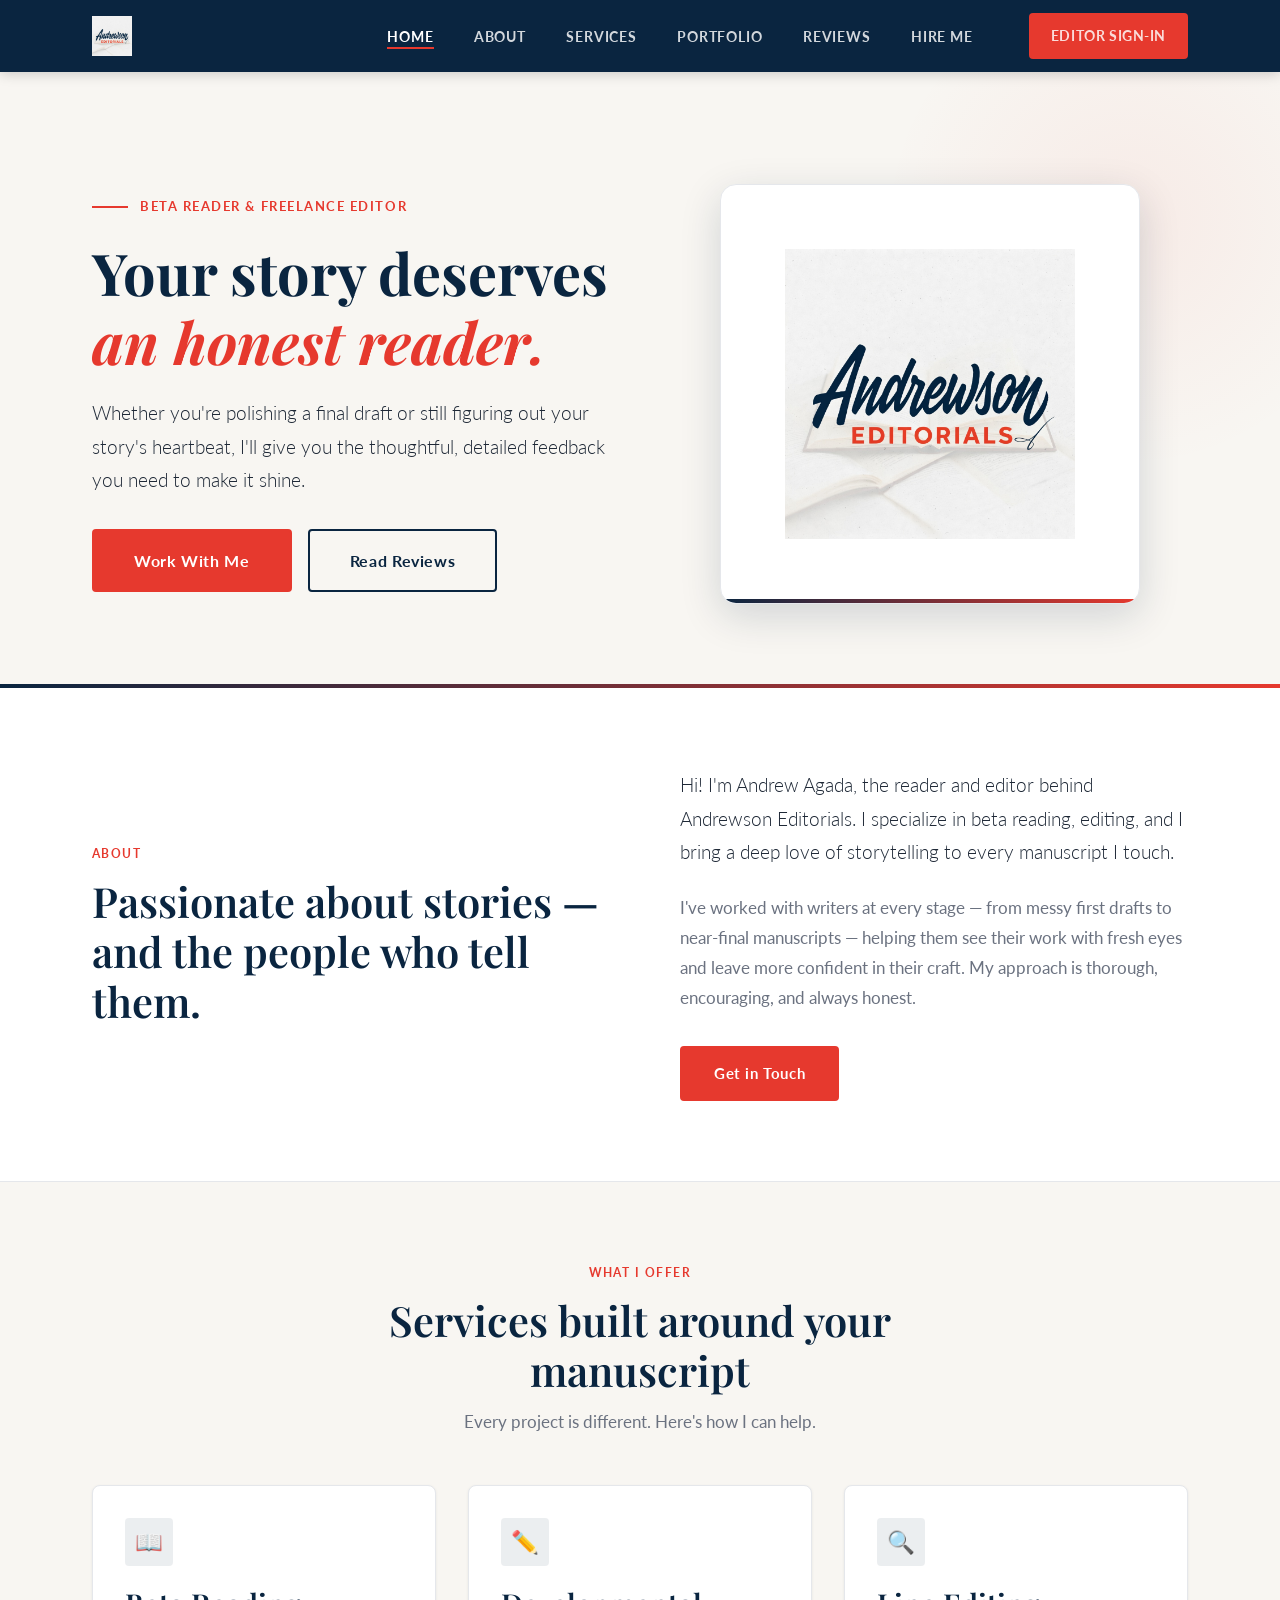
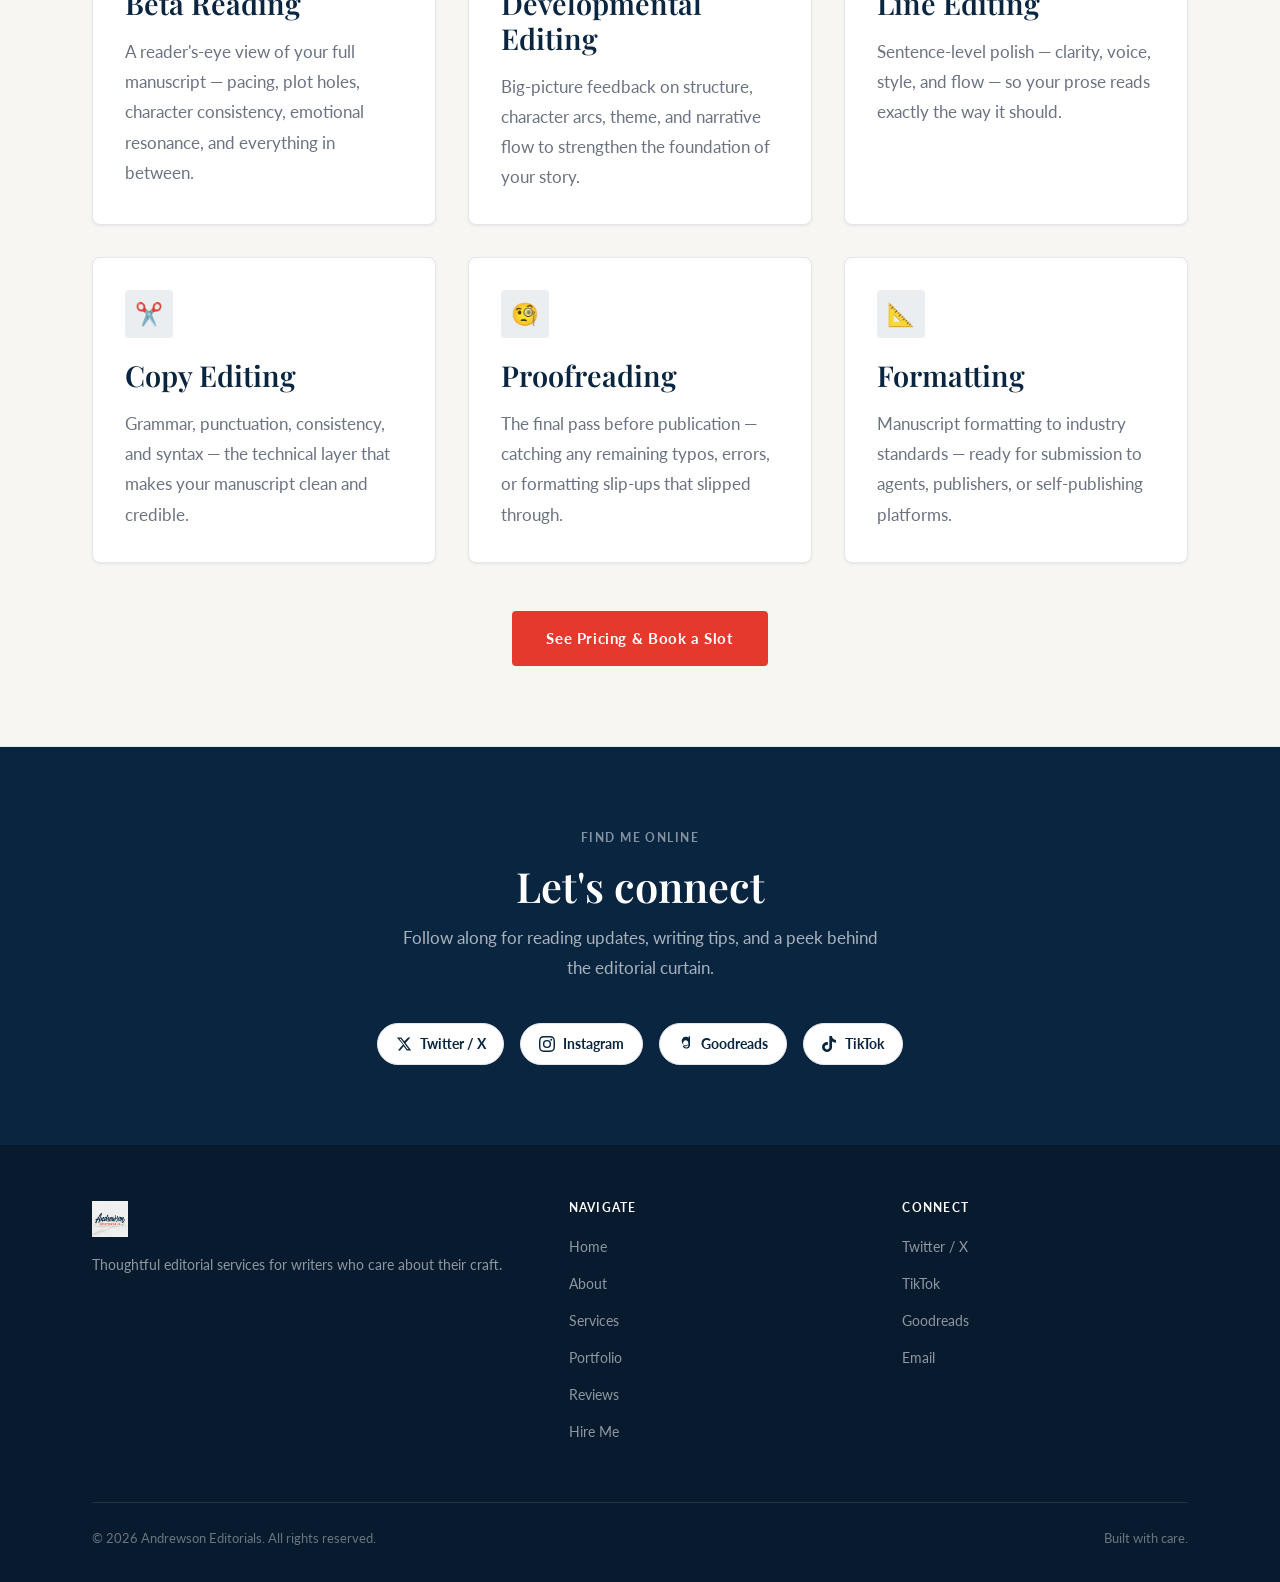
<file: index.html>
<!DOCTYPE html>
<html lang="en">
<head>
    <meta charset="UTF-8" />
    <meta name="viewport" content="width=device-width, initial-scale=1.0" />
    <meta name="description" content="Professional beta reading and freelance editing services. Helping writers tell their stories with clarity, heart, and craft." />
    <link rel="icon" type="image/x-icon" href="favicon.ico" />
    <link rel="icon" type="image/png" sizes="32x32" href="favicon-32x32.png" />
    <title>Andrewson Editorials — Beta Reader & Freelance Editor</title>
    <link rel="stylesheet" href="styles.css" />
</head>
<body>

    <!-- ========== NAVIGATION ========== -->
    <nav class="nav" role="navigation" aria-label="Main navigation">
        <div class="nav__inner">
            <a href="index.html" class="nav__logo" aria-label="Andrewson Editorials Home">
                <img src="andrewson.jpg" alt="Andrewson Editorials" />
            </a>

            <ul class="nav__links" id="navLinks" role="list">
                <li><a href="index.html" class="active">Home</a></li>
                <li><a href="about.html">About</a></li>
                <li><a href="services.html">Services</a></li>
                <li><a href="portfolio.html">Portfolio</a></li>
                <li><a href="reviews.html">Reviews</a></li>
                <li><a href="hire-me.html">Hire Me</a></li>
                <li><a href="login.html" class="nav__cta btn btn-primary" style="padding:0.55rem 1.25rem; letter-spacing:0.04em;">Editor Sign-in</a></li>
            </ul>

            <button class="nav__hamburger" id="hamburger" aria-label="Toggle menu" aria-expanded="false">
                <span></span>
                <span></span>
                <span></span>
            </button>
        </div>
    </nav>

    <!-- ========== HERO ========== -->
    <section class="hero">
        <div class="container">
            <div class="hero__inner">
                <div class="hero__text">
                    <div class="hero__eyebrow animate-fade-up">
                        <span class="hero__eyebrow-line"></span>
                        <span>Beta Reader &amp; Freelance Editor</span>
                    </div>

                    <h1 class="animate-fade-up animate-delay-1">
                        Your story deserves<br />
                        <em>an honest reader.</em>
                    </h1>

                    <p class="lead animate-fade-up animate-delay-2">
                        Whether you're polishing a final draft or still figuring out your
                        story's heartbeat, I'll give you the thoughtful, detailed feedback
                        you need to make it shine.
                    </p>

                    <div class="hero__actions animate-fade-up animate-delay-3">
                        <a href="hire-me.html" class="btn btn-primary btn-lg">Work With Me</a>
                        <a href="reviews.html" class="btn btn-outline btn-lg">Read Reviews</a>
                    </div>
                </div>

                <div class="hero__image animate-fade-up animate-delay-4">
                    <div class="hero__logo-card">
                        <img src="andrewson.jpg" alt="Andrewson Editorials logo" />
                    </div>
                </div>
            </div>
        </div>
    </section>

    <hr class="divider--red" />

    <!-- ========== ABOUT / BIO ========== -->
    <section class="section section--white">
        <div class="container">
            <div class="grid-2" style="align-items:center; gap:5rem;">
                <div>
                    <span class="section-label">About</span>
                    <h2>Passionate about stories — and the people who tell them.</h2>
                </div>
                <div>
                    <p class="lead">
                        <!-- PLACEHOLDER: Replace with real bio copy -->
                        Hi! I'm Andrew Agada, the reader and editor behind Andrewson Editorials. I
                        specialize in beta reading, editing, and I
                        bring a deep love of storytelling to every manuscript I touch.
                    </p>
                    <p class="mt-3" style="color: var(--muted-text);">
                        I've worked with writers at every stage — from messy first drafts
                        to near-final manuscripts — helping them see their work with fresh
                        eyes and leave more confident in their craft. My approach is
                        thorough, encouraging, and always honest.
                    </p>
                    <a href="hire-me.html" class="btn btn-primary mt-4">Get in Touch</a>
                </div>
            </div>
        </div>
    </section>

    <hr class="divider" />

    <!-- ========== SERVICES SNAPSHOT ========== -->
    <section class="section section--cream">
        <div class="container">
            <div class="section-header centered">
                <span class="section-label">What I Offer</span>
                <h2>Services built around your manuscript</h2>
                <p>Every project is different. Here's how I can help.</p>
            </div>

            <div class="grid-3">
                <div class="card">
                    <div class="card__icon">📖</div>
                    <h3>Beta Reading</h3>
                    <p class="mt-2" style="color:var(--muted-text);">
                        A reader's-eye view of your full manuscript — pacing, plot holes,
                        character consistency, emotional resonance, and everything in between.
                    </p>
                </div>

                <div class="card">
                    <div class="card__icon">✏️</div>
                    <h3>Developmental Editing</h3>
                    <p class="mt-2" style="color:var(--muted-text);">
                        Big-picture feedback on structure, character arcs, theme, and
                        narrative flow to strengthen the foundation of your story.
                    </p>
                </div>

                <div class="card">
                    <div class="card__icon">🔍</div>
                    <h3>Line Editing</h3>
                    <p class="mt-2" style="color:var(--muted-text);">
                        Sentence-level polish — clarity, voice, style, and flow — so your
                        prose reads exactly the way it should.
                    </p>
                </div>

                <div class="card">
                    <div class="card__icon">✂️</div>
                    <h3>Copy Editing</h3>
                    <p class="mt-2" style="color:var(--muted-text);">
                        Grammar, punctuation, consistency, and syntax — the technical
                        layer that makes your manuscript clean and credible.
                    </p>
                </div>

                <div class="card">
                    <div class="card__icon">🧐</div>
                    <h3>Proofreading</h3>
                    <p class="mt-2" style="color:var(--muted-text);">
                        The final pass before publication — catching any remaining
                        typos, errors, or formatting slip-ups that slipped through.
                    </p>
                </div>

                <div class="card">
                    <div class="card__icon">📐</div>
                    <h3>Formatting</h3>
                    <p class="mt-2" style="color:var(--muted-text);">
                        Manuscript formatting to industry standards — ready for
                        submission to agents, publishers, or self-publishing platforms.
                    </p>
                </div>
            


        </div>

            <div class="text-center mt-5">
                <a href="hire-me.html" class="btn btn-primary">See Pricing &amp; Book a Slot</a>
            </div>
        </div>
    </section>

    <hr class="divider" />

    <!-- ========== REVIEW SNIPPET ========== -->
    <!-- <section class="section section--white"> COMMENTED OUT FOR NOW - NEEDS FIREBASE INTEGRATION
        <div class="container">
            <div class="section-header centered">
                <span class="section-label">What Writers Say</span>
                <h2>Feedback you can trust</h2>
            </div>

            <div class="grid-3" id="reviewsPreview">
                <!-- Reviews loaded dynamically from Firebase Firestore -->
    <!-- Placeholder cards shown while loading
    <div class="review-card">
        <div class="review-stars">★★★★★</div>
        <p class="review-card__text">
            Working with Andrewson Editorials was exactly what my manuscript
            needed. The feedback was detailed, thoughtful, and helped me see
            my story in a whole new light.
        </p>
        <div class="review-card__author">
            <div class="review-card__author-initial">S</div>
            <div class="review-card__author-info">
                <strong>S. Morgan</strong>
                <span>Fantasy Author</span>
            </div>
        </div>
    </div>

    <div class="review-card">
        <div class="review-stars">★★★★★</div>
        <p class="review-card__text">
            I've worked with several editors, but the attention to detail here
            was unmatched. My characters finally feel like they belong in the
            world I built.
        </p>
        <div class="review-card__author">
            <div class="review-card__author-initial">T</div>
            <div class="review-card__author-info">
                <strong>T. Rivera</strong>
                <span>YA Writer</span>
            </div>
        </div>
    </div>

    <div class="review-card">
        <div class="review-stars">★★★★★</div>
        <p class="review-card__text">
            Kind, constructive, and incredibly thorough. I walked away from
            every feedback session feeling motivated instead of overwhelmed.
        </p>
        <div class="review-card__author">
            <div class="review-card__author-initial">J</div>
            <div class="review-card__author-info">
                <strong>J. Park</strong>
                <span>Romance Novelist</span>
            </div>
        </div>
    </div>
    </div>

    <div class="text-center mt-5">
        <a href="reviews.html" class="btn btn-outline">Read All Reviews</a>
    </div>
    </div>
    </section>-->
    <!-- ========== SOCIALS / CONNECT ========== -->
    <section class="section section--navy">
        <div class="container text-center">
            <span class="section-label" style="color:rgba(255,255,255,0.5);">Find Me Online</span>
            <h2 style="color:var(--white); margin-bottom:0.75rem;">Let's connect</h2>
            <p style="color:rgba(255,255,255,0.65); max-width:500px; margin:0 auto 2.5rem;">
                Follow along for reading updates, writing tips, and a peek behind
                the editorial curtain.
            </p>

            <div class="social-links" style="justify-content:center;">
                <!-- PLACEHOLDER: Replace hrefs with real social URLs -->
                <a href="https://x.com/editorial_buddy" class="social-link" aria-label="Twitter / X" target="_blank" rel="noopener">
                    <svg viewBox="0 0 24 24" fill="currentColor" aria-hidden="true"><path d="M18.244 2.25h3.308l-7.227 8.26 8.502 11.24H16.17l-4.714-6.231-5.401 6.231H2.746l7.73-8.835L1.254 2.25H8.08l4.259 5.631L18.243 2.25zm-1.161 17.52h1.833L7.084 4.126H5.117z" /></svg>
                    Twitter / X
                </a>
                <a href="https://www.instagram.com/" class="social-link" aria-label="Instagram" target="_blank" rel="noopener">
                    <svg viewBox="0 0 24 24" fill="currentColor" aria-hidden="true"><path d="M12 2.163c3.204 0 3.584.012 4.85.07 3.252.148 4.771 1.691 4.919 4.919.058 1.265.069 1.645.069 4.849 0 3.205-.012 3.584-.069 4.849-.149 3.225-1.664 4.771-4.919 4.919-1.266.058-1.644.07-4.85.07-3.204 0-3.584-.012-4.849-.07-3.26-.149-4.771-1.699-4.919-4.92-.058-1.265-.07-1.644-.07-4.849 0-3.204.013-3.583.07-4.849.149-3.227 1.664-4.771 4.919-4.919 1.266-.057 1.645-.069 4.849-.069zM12 0C8.741 0 8.333.014 7.053.072 2.695.272.273 2.69.073 7.052.014 8.333 0 8.741 0 12c0 3.259.014 3.668.072 4.948.2 4.358 2.618 6.78 6.98 6.98C8.333 23.986 8.741 24 12 24c3.259 0 3.668-.014 4.948-.072 4.354-.2 6.782-2.618 6.979-6.98.059-1.28.073-1.689.073-4.948 0-3.259-.014-3.667-.072-4.947-.196-4.354-2.617-6.78-6.979-6.98C15.668.014 15.259 0 12 0zm0 5.838a6.162 6.162 0 100 12.324 6.162 6.162 0 000-12.324zM12 16a4 4 0 110-8 4 4 0 010 8zm6.406-11.845a1.44 1.44 0 100 2.881 1.44 1.44 0 000-2.881z" /></svg>
                    Instagram
                </a>
                <a href="https://goodreads.com/andrewsoneditorial" class="social-link" aria-label="Goodreads" target="_blank" rel="noopener">
                    <svg viewBox="0 0 24 24" fill="currentColor" aria-hidden="true"><path d="M19.525 15.977V.49h-2.059v2.906h-.064a3.967 3.967 0 00-.716-1.06 4.01 4.01 0 00-1.01-.714 4.41 4.41 0 00-1.208-.39A7.179 7.179 0 0013.28 1.1a6.545 6.545 0 00-2.456.455 5.882 5.882 0 00-1.946 1.291 5.86 5.86 0 00-1.29 2.007 7.405 7.405 0 00-.456 2.686 6.924 6.924 0 00.434 2.49 6.218 6.218 0 001.225 2.01 5.63 5.63 0 001.9 1.344 5.795 5.795 0 002.422.49 6.28 6.28 0 001.194-.108 5.02 5.02 0 001.065-.336 4.405 4.405 0 00.888-.553 5.13 5.13 0 00.716-.782h.065v1.51c0 2.34-.973 3.508-2.922 3.508a4.34 4.34 0 01-1.29-.184 3.22 3.22 0 01-1.01-.508 2.618 2.618 0 01-.674-.793 2.45 2.45 0 01-.282-.989h-2.089a4.18 4.18 0 00.39 1.595 4.42 4.42 0 001.01 1.321 4.885 4.885 0 001.597.9 6.387 6.387 0 002.13.336c1.009 0 1.88-.15 2.608-.456a4.924 4.924 0 001.77-1.26 4.945 4.945 0 001.02-1.9 8.107 8.107 0 00.33-2.38zm-6.477-.658a3.766 3.766 0 01-1.618-.336 3.55 3.55 0 01-1.194-.924 4.045 4.045 0 01-.738-1.399 5.852 5.852 0 01-.25-1.748 6.022 6.022 0 01.25-1.769 4.35 4.35 0 01.738-1.42 3.48 3.48 0 011.183-.943 3.614 3.614 0 011.618-.347 3.93 3.93 0 011.66.336 3.521 3.521 0 011.216.923 4.143 4.143 0 01.76 1.42 5.924 5.924 0 01.261 1.8 5.99 5.99 0 01-.25 1.77 4.266 4.266 0 01-.738 1.41 3.44 3.44 0 01-1.206.946 3.858 3.858 0 01-1.692.281z" /></svg>
                    Goodreads
                </a>
                <a href="https://www.tiktok.com/@andrewsoneditorials" class="social-link" aria-label="TikTok" target="_blank" rel="noopener">
                    <svg viewBox="0 0 24 24" fill="currentColor" aria-hidden="true"><path d="M12.525.02c1.31-.02 2.61-.01 3.91-.02.08 1.53.63 3.09 1.75 4.17 1.12 1.11 2.7 1.62 4.24 1.79v4.03c-1.44-.05-2.89-.35-4.2-.97-.57-.26-1.1-.59-1.62-.93-.01 2.92.01 5.84-.02 8.75-.08 1.4-.54 2.79-1.35 3.94-1.31 1.92-3.58 3.17-5.91 3.21-1.43.08-2.86-.31-4.08-1.03-2.02-1.19-3.44-3.37-3.65-5.71-.02-.5-.03-1-.01-1.49.18-1.9 1.12-3.72 2.58-4.96 1.66-1.44 3.98-2.13 6.15-1.72.02 1.48-.04 2.96-.04 4.44-.99-.32-2.15-.23-3.02.37-.63.41-1.11 1.04-1.36 1.75-.21.51-.15 1.07-.14 1.61.24 1.64 1.82 3.02 3.5 2.87 1.12-.01 2.19-.66 2.77-1.61.19-.33.4-.67.41-1.06.1-1.79.06-3.57.07-5.36.01-4.03-.01-8.05.02-12.07z" /></svg>
                    TikTok
                </a>
            </div>
        </div>
    </section>

    <!-- ========== FOOTER ========== -->
    <footer class="footer">
        <div class="container">
            <div class="footer__inner">
                <div class="footer__brand">
                    <img src="andrewson.jpg" alt="Andrewson Editorials" />
                    <p>Thoughtful editorial services for writers who care about their craft.</p>
                </div>

                <div class="footer__col">
                    <h5>Navigate</h5>
                    <ul>
                        <li><a href="index.html">Home</a></li>
                        <li><a href="about.html">About</a></li>
                        <li><a href="services.html">Services</a></li>
                        <li><a href="portfolio.html">Portfolio</a></li>
                        <li><a href="reviews.html">Reviews</a></li>
                        <li><a href="hire-me.html">Hire Me</a></li>
                    </ul>
                </div>

                <div class="footer__col">
                    <h5>Connect</h5>
                    <ul>
                        <li><a href="https://x.com/editorial_buddy" target="_blank" rel="noopener">Twitter / X</a></li>
                        <li><a href="https://www.tiktok.com/@andrewsoneditorials" target="_blank" rel="noopener">TikTok</a></li>
                        <li><a href="https://goodreads.com/andrewsoneditorial" target="_blank" rel="noopener">Goodreads</a></li>
                        <li><a href="mailto:agadaandrew44@gmail.com">Email</a></li>
                    </ul>
                </div>
            </div>

            <div class="footer__bottom">
                <span>&copy; <span id="year"></span> Andrewson Editorials. All rights reserved.</span>
                <span>Built with care.</span>
            </div>
        </div>
    </footer>

    <script src="script.js"></script>
</body>
</html>
</file>
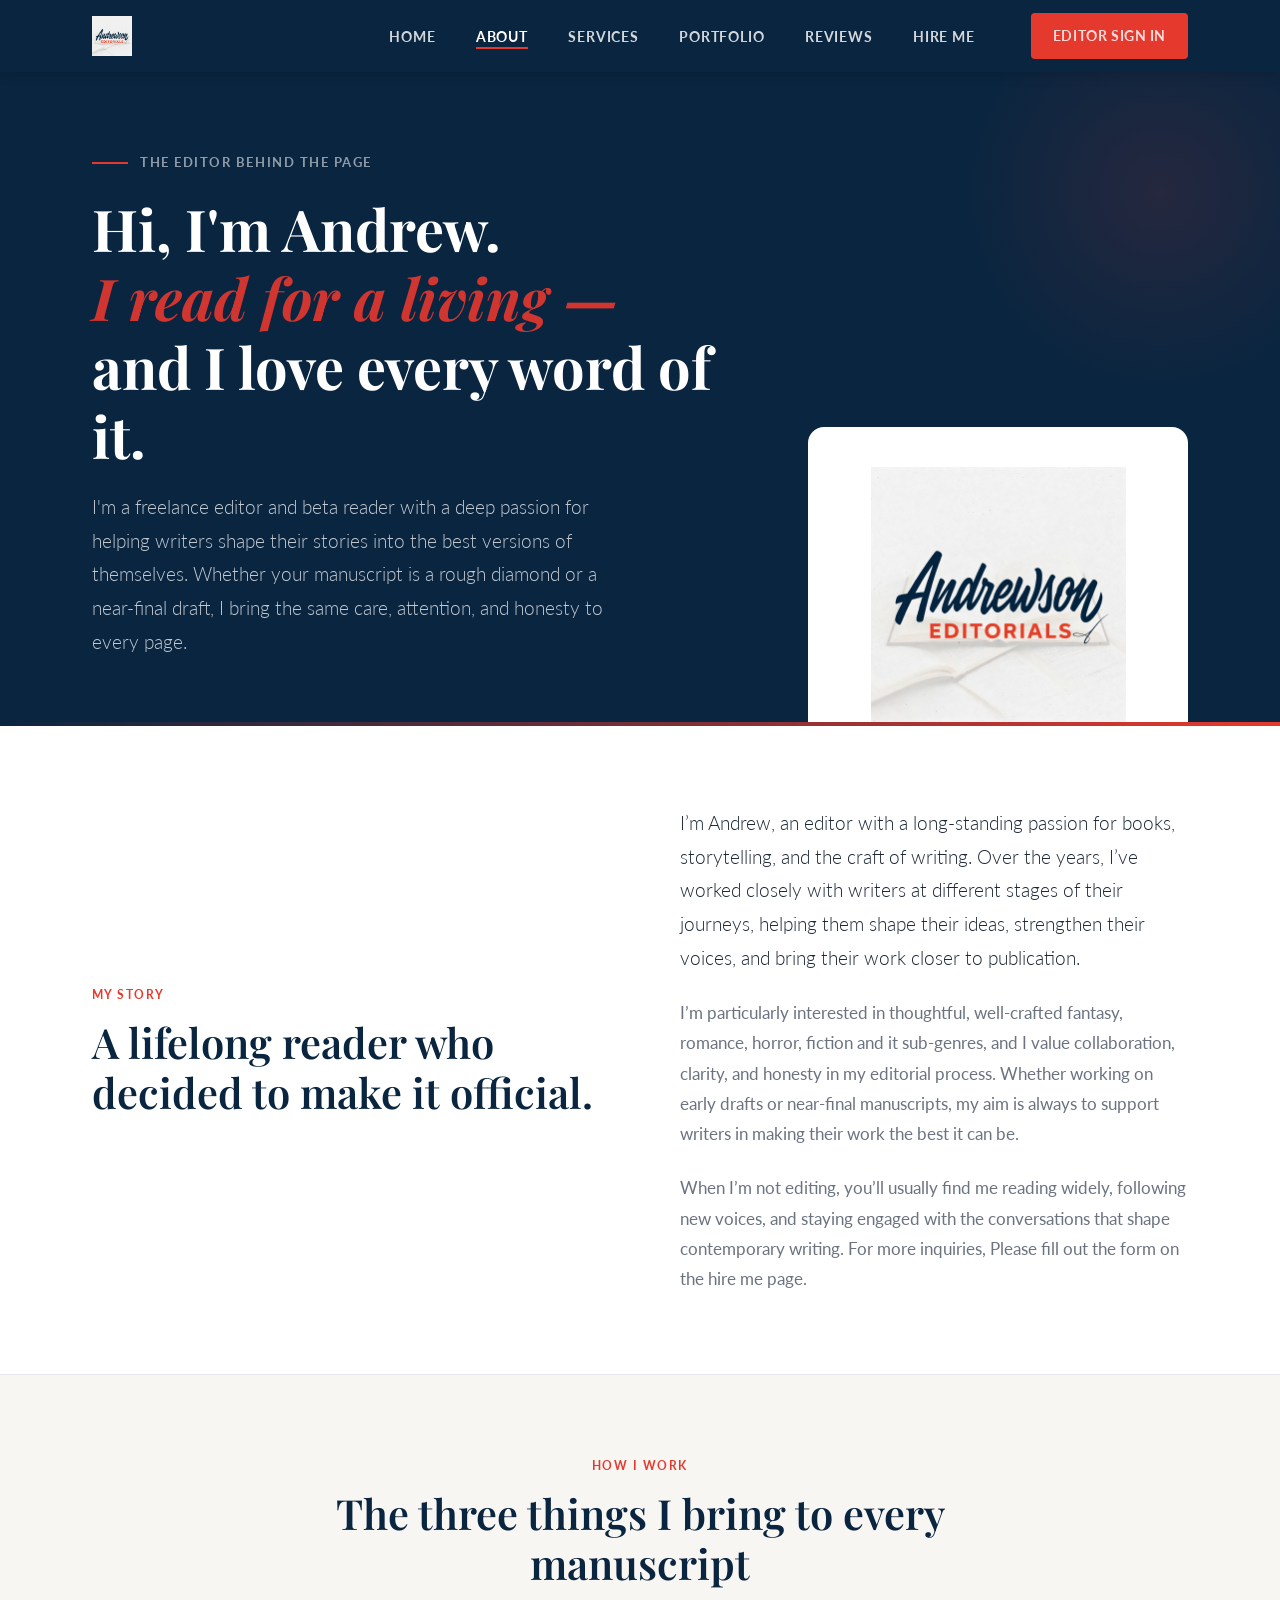
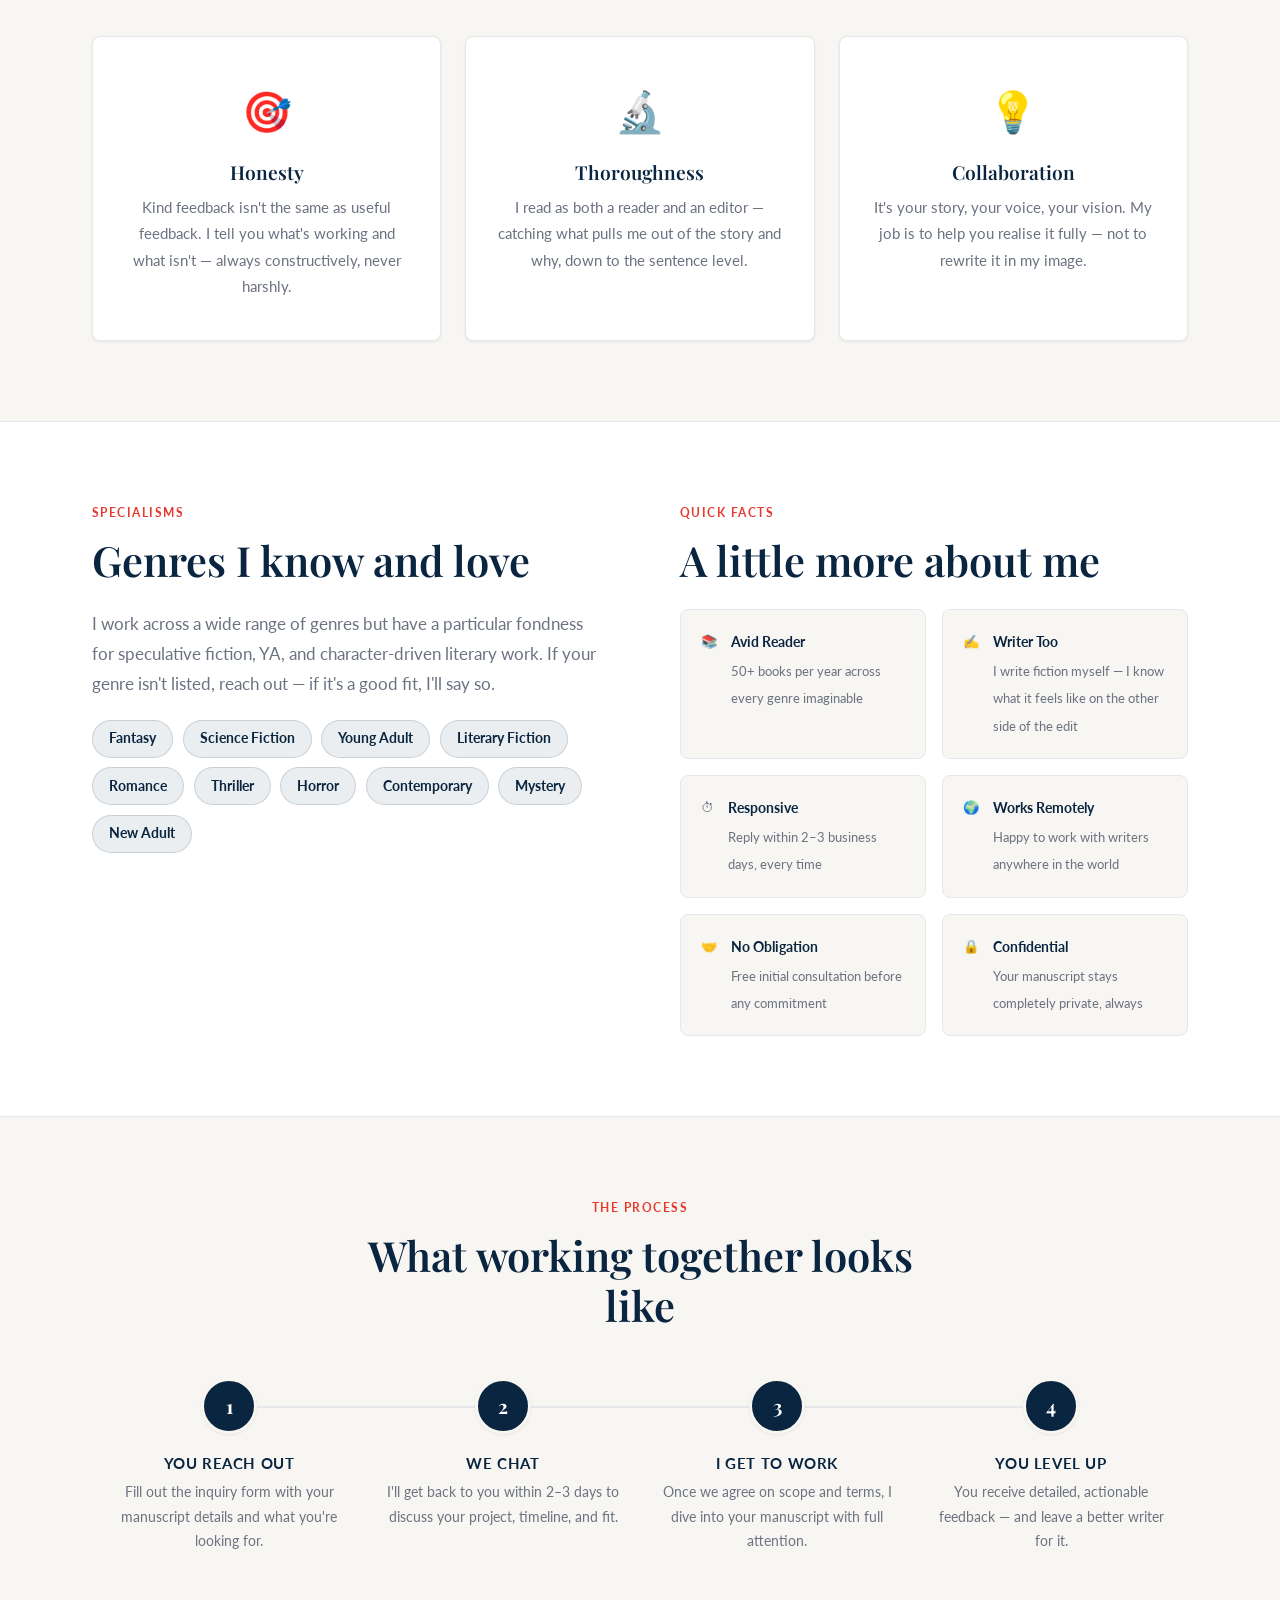
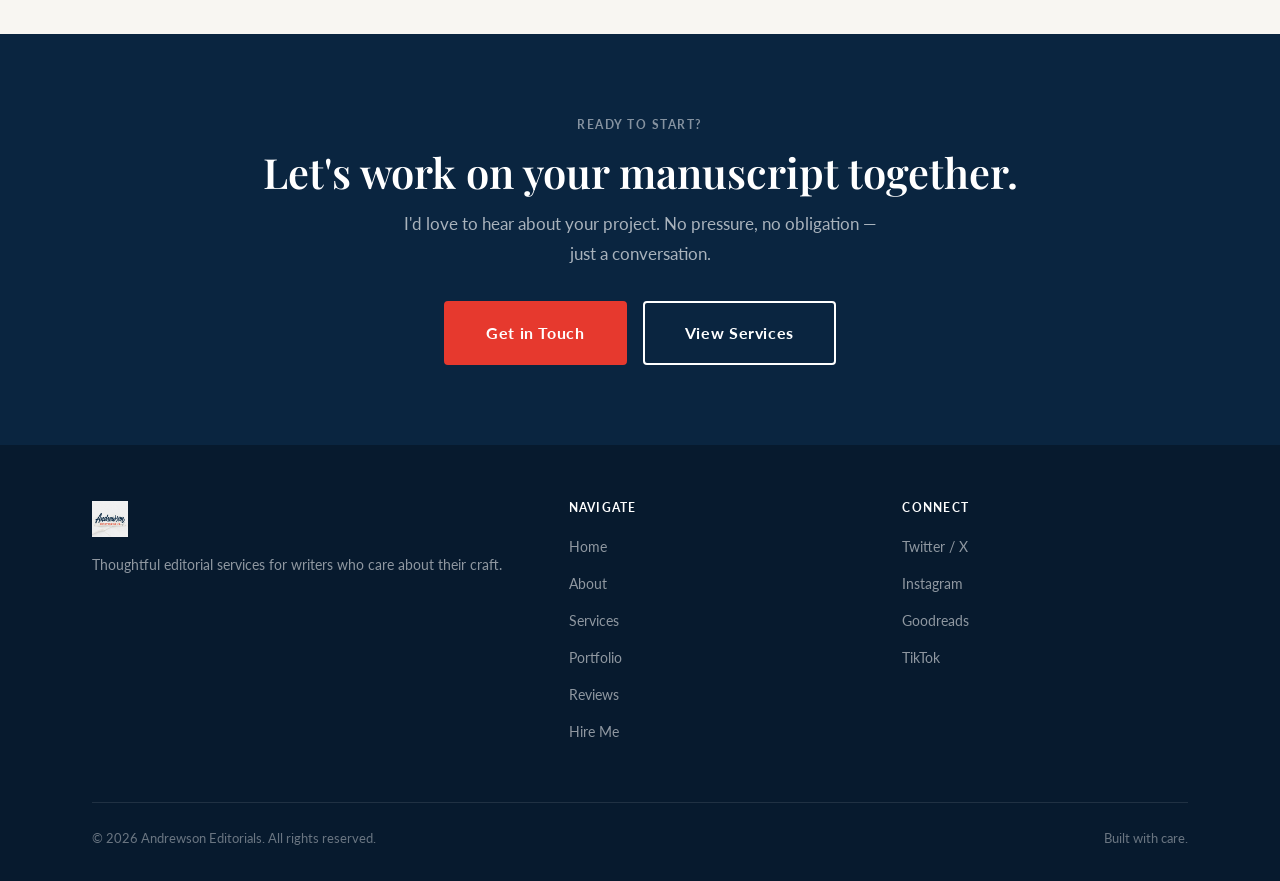
<file: about.html>
<!DOCTYPE html>
<html lang="en">
<head>
    <meta charset="UTF-8" />
    <meta name="viewport" content="width=device-width, initial-scale=1.0" />
    <title>About — Andrewson Editorials</title>
    <meta name="description" content="Meet Andrew Agada — the editor and beta reader behind Andrewson Editorials." />
    <link rel="stylesheet" href="styles.css" />
    <style>
        .about-hero {
            background-color: var(--navy);
            padding: 5rem 0 0;
            overflow: hidden;
            position: relative;
        }

            .about-hero::before {
                content: '';
                position: absolute;
                top: -80px;
                right: -80px;
                width: 400px;
                height: 400px;
                border-radius: 50%;
                background: radial-gradient(circle, rgba(230,57,46,0.12) 0%, transparent 70%);
                pointer-events: none;
            }

        .about-hero__inner {
            display: grid;
            grid-template-columns: 1fr 380px;
            gap: 4rem;
            align-items: flex-end;
        }

        .about-hero__text {
            padding-bottom: 4rem;
        }

            .about-hero__text .hero__eyebrow span {
                color: rgba(255,255,255,0.55);
            }

            .about-hero__text .hero__eyebrow-line {
                background: var(--red);
            }

            .about-hero__text h1 {
                color: var(--white);
                margin: 0.75rem 0 1.25rem;
            }

                .about-hero__text h1 em {
                    font-style: italic;
                    color: rgba(230,57,46,0.9);
                }

            .about-hero__text .lead {
                color: rgba(255,255,255,0.75);
                max-width: 520px;
            }

        .about-hero__logo-block {
            background: var(--white);
            border-radius: var(--radius-lg) var(--radius-lg) 0 0;
            padding: 2.5rem 2.5rem 0;
            display: flex;
            align-items: center;
            justify-content: center;
        }

            .about-hero__logo-block img {
                width: 85%;
                object-fit: contain;
            }

        /* Values */
        .values-grid {
            display: grid;
            grid-template-columns: repeat(3, 1fr);
            gap: 1.5rem;
        }

        .value-card {
            text-align: center;
            padding: 2.5rem 1.75rem;
            background: var(--white);
            border: 1px solid var(--border);
            border-radius: var(--radius-md);
            box-shadow: var(--shadow-sm);
            transition: box-shadow var(--transition), transform var(--transition);
        }

            .value-card:hover {
                box-shadow: var(--shadow-md);
                transform: translateY(-3px);
            }

        .value-card__icon {
            font-size: 2.5rem;
            margin-bottom: 1rem;
            display: block;
        }

        .value-card h3 {
            font-size: 1.2rem;
            margin-bottom: 0.6rem;
        }

        .value-card p {
            font-size: 0.92rem;
            color: var(--muted-text);
        }

        /* Process */
        .process-steps {
            display: grid;
            grid-template-columns: repeat(4, 1fr);
            gap: 0;
            position: relative;
        }

            .process-steps::before {
                content: '';
                position: absolute;
                top: 28px;
                left: calc(12.5% + 14px);
                right: calc(12.5% + 14px);
                height: 2px;
                background: var(--border);
                z-index: 0;
            }

        .process-step {
            text-align: center;
            padding: 0 1rem;
            position: relative;
            z-index: 1;
        }

        .process-step__num {
            width: 56px;
            height: 56px;
            border-radius: 50%;
            background: var(--navy);
            color: var(--white);
            font-family: var(--font-display);
            font-size: 1.2rem;
            font-weight: 700;
            display: flex;
            align-items: center;
            justify-content: center;
            margin: 0 auto 1.25rem;
            border: 3px solid var(--cream);
            box-shadow: var(--shadow-sm);
        }

        .process-step h4 {
            font-size: 0.95rem;
            color: var(--navy);
            margin-bottom: 0.5rem;
        }

        .process-step p {
            font-size: 0.85rem;
            color: var(--muted-text);
        }

        /* Genres */
        .genre-tags {
            display: flex;
            flex-wrap: wrap;
            gap: 0.6rem;
            margin-top: 1.25rem;
        }

        .genre-tag {
            display: inline-flex;
            align-items: center;
            padding: 0.4rem 1rem;
            background: var(--navy-muted);
            border: 1.5px solid rgba(10,37,64,0.15);
            border-radius: 100px;
            font-size: 0.85rem;
            font-weight: 700;
            color: var(--navy);
        }

        /* Fun facts */
        .fun-facts {
            display: grid;
            grid-template-columns: repeat(2, 1fr);
            gap: 1rem;
        }

        .fun-fact {
            background: var(--cream);
            border: 1px solid var(--border);
            border-radius: var(--radius-md);
            padding: 1.25rem;
            display: flex;
            gap: 0.85rem;
            align-items: flex-start;
        }

        .fun-fact__emoji {
            font-size: 1.6rem;
            flex-shrink: 0;
        }

        .fun-fact strong {
            display: block;
            font-size: 0.88rem;
            color: var(--navy);
            margin-bottom: 0.15rem;
        }

        .fun-fact span {
            font-size: 0.82rem;
            color: var(--muted-text);
        }

        @media (max-width: 960px) {
            .about-hero__inner {
                grid-template-columns: 1fr;
            }

            .about-hero__logo-block {
                display: none;
            }

            .about-hero {
                padding-bottom: 4rem;
            }

            .values-grid {
                grid-template-columns: 1fr 1fr;
            }

            .process-steps {
                grid-template-columns: 1fr 1fr;
                gap: 1.5rem;
            }

                .process-steps::before {
                    display: none;
                }
        }

        @media (max-width: 580px) {
            .values-grid {
                grid-template-columns: 1fr;
            }

            .process-steps {
                grid-template-columns: 1fr;
            }

            .fun-facts {
                grid-template-columns: 1fr;
            }
        }
    </style>
</head>
<body>

    <!-- ========== NAVIGATION ========== -->
    <nav class="nav" role="navigation" aria-label="Main navigation">
        <div class="nav__inner">
            <a href="index.html" class="nav__logo" aria-label="Andrewson Editorials Home">
                <img src="andrewson.jpg" alt="Andrewson Editorials" />
            </a>
            <ul class="nav__links" id="navLinks" role="list">
                <li><a href="index.html">Home</a></li>
                <li><a href="about.html" class="active">About</a></li>
                <li><a href="services.html">Services</a></li>
                <li><a href="portfolio.html">Portfolio</a></li>
                <li><a href="reviews.html">Reviews</a></li>
                <li><a href="hire-me.html">Hire Me</a></li>
                <li><a href="login.html" class="nav__cta btn btn-primary" style="padding:0.55rem 1.25rem; letter-spacing:0.04em;">Editor Sign In</a></li>
            </ul>
            <button class="nav__hamburger" id="hamburger" aria-label="Toggle menu" aria-expanded="false">
                <span></span><span></span><span></span>
            </button>
        </div>
    </nav>

    <!-- ========== HERO ========== -->
    <section class="about-hero">
        <div class="container">
            <div class="about-hero__inner">
                <div class="about-hero__text animate-fade-up">
                    <div class="hero__eyebrow">
                        <span class="hero__eyebrow-line"></span>
                        <span>The Editor Behind the Page</span>
                    </div>
                    <h1>Hi, I'm Andrew.<br /><em>I read for a living —</em><br />and I love every word of it.</h1>
                    <p class="lead">
                        I'm a freelance editor and beta reader with a deep passion for helping
                        writers shape their stories into the best versions of themselves.
                        Whether your manuscript is a rough diamond or a near-final draft,
                        I bring the same care, attention, and honesty to every page.
                    </p>
                </div>
                <div class="about-hero__logo-block">
                    <img src="andrewson.jpg" alt="Andrewson Editorials" />
                </div>
            </div>
        </div>
    </section>

    <hr class="divider--red" />

    <!-- ========== MY STORY ========== -->
    <section class="section section--white">
        <div class="container">
            <div class="grid-2" style="gap:5rem; align-items:center;">
                <div>
                    <span class="section-label">My Story</span>
                    <h2>A lifelong reader who decided to make it official.</h2>
                </div>
                <div>
                    <!-- PLACEHOLDER: Replace with Andrew's real background -->
                    <p class="lead">
                        I’m Andrew, an editor with a long-standing passion for books, storytelling, and the craft of writing. Over the years, I’ve worked closely with writers at different stages of their journeys, helping them shape their ideas, strengthen their voices, and bring their work closer to publication.
                    </p>
                    <p class="mt-3" style="color:var(--muted-text);">
                        I’m particularly interested in thoughtful, well-crafted fantasy, romance, horror, fiction and it sub-genres, and I value collaboration, clarity, and honesty in my editorial process. Whether working on early drafts or near-final manuscripts, my aim is always to support writers in making their work the best it can be.
                    </p>
                    <p class="mt-3" style="color:var(--muted-text);">
                        When I’m not editing, you’ll usually find me reading widely, following new voices, and staying engaged with the conversations that shape contemporary writing. For more inquiries, Please fill out the form on the hire me page.
                    </p>
                </div>
            </div>
        </div>
    </section>

    <hr class="divider" />

    <!-- ========== VALUES ========== -->
    <section class="section section--cream">
        <div class="container">
            <div class="section-header centered">
                <span class="section-label">How I Work</span>
                <h2>The three things I bring to every manuscript</h2>
            </div>
            <div class="values-grid">
                <div class="value-card">
                    <span class="value-card__icon">🎯</span>
                    <h3>Honesty</h3>
                    <p>Kind feedback isn't the same as useful feedback. I tell you what's working and what isn't — always constructively, never harshly.</p>
                </div>
                <div class="value-card">
                    <span class="value-card__icon">🔬</span>
                    <h3>Thoroughness</h3>
                    <p>I read as both a reader and an editor — catching what pulls me out of the story and why, down to the sentence level.</p>
                </div>
                <div class="value-card">
                    <span class="value-card__icon">💡</span>
                    <h3>Collaboration</h3>
                    <p>It's your story, your voice, your vision. My job is to help you realise it fully — not to rewrite it in my image.</p>
                </div>
            </div>
        </div>
    </section>

    <hr class="divider" />

    <!-- ========== GENRES + FUN FACTS ========== -->
    <section class="section section--white">
        <div class="container">
            <div class="grid-2" style="gap:5rem; align-items:flex-start;">
                <div>
                    <span class="section-label">Specialisms</span>
                    <h2>Genres I know and love</h2>
                    <!-- PLACEHOLDER: Update with Andrew's actual preferred genres -->
                    <p class="mt-3" style="color:var(--muted-text);">
                        I work across a wide range of genres but have a particular fondness for
                        speculative fiction, YA, and character-driven literary work. If your genre
                        isn't listed, reach out — if it's a good fit, I'll say so.
                    </p>
                    <div class="genre-tags">
                        <span class="genre-tag">Fantasy</span>
                        <span class="genre-tag">Science Fiction</span>
                        <span class="genre-tag">Young Adult</span>
                        <span class="genre-tag">Literary Fiction</span>
                        <span class="genre-tag">Romance</span>
                        <span class="genre-tag">Thriller</span>
                        <span class="genre-tag">Horror</span>
                        <span class="genre-tag">Contemporary</span>
                        <span class="genre-tag">Mystery</span>
                        <span class="genre-tag">New Adult</span>
                    </div>
                </div>
                <div>
                    <span class="section-label">Quick Facts</span>
                    <h2>A little more about me</h2>
                    <div class="fun-facts mt-3">
                        <div class="fun-fact">
                            <span class="fun-fact__emoji">📚</span>
                            <div><strong>Avid Reader</strong><span>50+ books per year across every genre imaginable</span></div>
                        </div>
                        <div class="fun-fact">
                            <span class="fun-fact__emoji">✍️</span>
                            <div><strong>Writer Too</strong><span>I write fiction myself — I know what it feels like on the other side of the edit</span></div>
                        </div>
                        <div class="fun-fact">
                            <span class="fun-fact__emoji">⏱</span>
                            <div><strong>Responsive</strong><span>Reply within 2–3 business days, every time</span></div>
                        </div>
                        <div class="fun-fact">
                            <span class="fun-fact__emoji">🌍</span>
                            <div><strong>Works Remotely</strong><span>Happy to work with writers anywhere in the world</span></div>
                        </div>
                        <div class="fun-fact">
                            <span class="fun-fact__emoji">🤝</span>
                            <div><strong>No Obligation</strong><span>Free initial consultation before any commitment</span></div>
                        </div>
                        <div class="fun-fact">
                            <span class="fun-fact__emoji">🔒</span>
                            <div><strong>Confidential</strong><span>Your manuscript stays completely private, always</span></div>
                        </div>
                    </div>
                </div>
            </div>
        </div>
    </section>

    <hr class="divider" />

    <!-- ========== PROCESS ========== -->
    <section class="section section--cream">
        <div class="container">
            <div class="section-header centered">
                <span class="section-label">The Process</span>
                <h2>What working together looks like</h2>
            </div>
            <div class="process-steps">
                <div class="process-step">
                    <div class="process-step__num">1</div>
                    <h4>You Reach Out</h4>
                    <p>Fill out the inquiry form with your manuscript details and what you're looking for.</p>
                </div>
                <div class="process-step">
                    <div class="process-step__num">2</div>
                    <h4>We Chat</h4>
                    <p>I'll get back to you within 2–3 days to discuss your project, timeline, and fit.</p>
                </div>
                <div class="process-step">
                    <div class="process-step__num">3</div>
                    <h4>I Get to Work</h4>
                    <p>Once we agree on scope and terms, I dive into your manuscript with full attention.</p>
                </div>
                <div class="process-step">
                    <div class="process-step__num">4</div>
                    <h4>You Level Up</h4>
                    <p>You receive detailed, actionable feedback — and leave a better writer for it.</p>
                </div>
            </div>
        </div>
    </section>

    <!-- ========== CTA ========== -->
    <section class="section section--navy">
        <div class="container text-center">
            <span class="section-label" style="color:rgba(255,255,255,0.5);">Ready to start?</span>
            <h2 style="color:var(--white); margin-bottom:0.75rem;">Let's work on your manuscript together.</h2>
            <p style="color:rgba(255,255,255,0.65); max-width:480px; margin:0 auto 2rem;">
                I'd love to hear about your project. No pressure, no obligation — just a conversation.
            </p>
            <div style="display:flex; gap:1rem; justify-content:center; flex-wrap:wrap;">
                <a href="hire-me.html" class="btn btn-primary btn-lg">Get in Touch</a>
                <a href="services.html" class="btn btn-outline-white btn-lg">View Services</a>
            </div>
        </div>
    </section>

    <!-- ========== FOOTER ========== -->
    <footer class="footer">
        <div class="container">
            <div class="footer__inner">
                <div class="footer__brand">
                    <img src="andrewson.jpg" alt="Andrewson Editorials" />
                    <p>Thoughtful editorial services for writers who care about their craft.</p>
                </div>
                <div class="footer__col">
                    <h5>Navigate</h5>
                    <ul>
                        <li><a href="index.html">Home</a></li>
                        <li><a href="about.html">About</a></li>
                        <li><a href="services.html">Services</a></li>
                        <li><a href="portfolio.html">Portfolio</a></li>
                        <li><a href="reviews.html">Reviews</a></li>
                        <li><a href="hire-me.html">Hire Me</a></li>
                    </ul>
                </div>
                <div class="footer__col">
                    <h5>Connect</h5>
                    <ul>
                        <li><a href="https://x.com/editorial_buddy" target="_blank" rel="noopener">Twitter / X</a></li>
                        <li><a href="#" target="_blank" rel="noopener">Instagram</a></li>
                        <li><a href="https://goodreads.com/andrewsoneditorial" target="_blank" rel="noopener">Goodreads</a></li>
                        <li><a href="https://www.tiktok.com/@andrewsoneditorials" target="_blank" rel="noopener">TikTok</a></li>
                    </ul>
                </div>
            </div>
            <div class="footer__bottom">
                <span>&copy; <span id="year"></span> Andrewson Editorials. All rights reserved.</span>
                <span>Built with care.</span>
            </div>
        </div>
    </footer>

    <script src="script.js"></script>
</body>
</html>
</file>
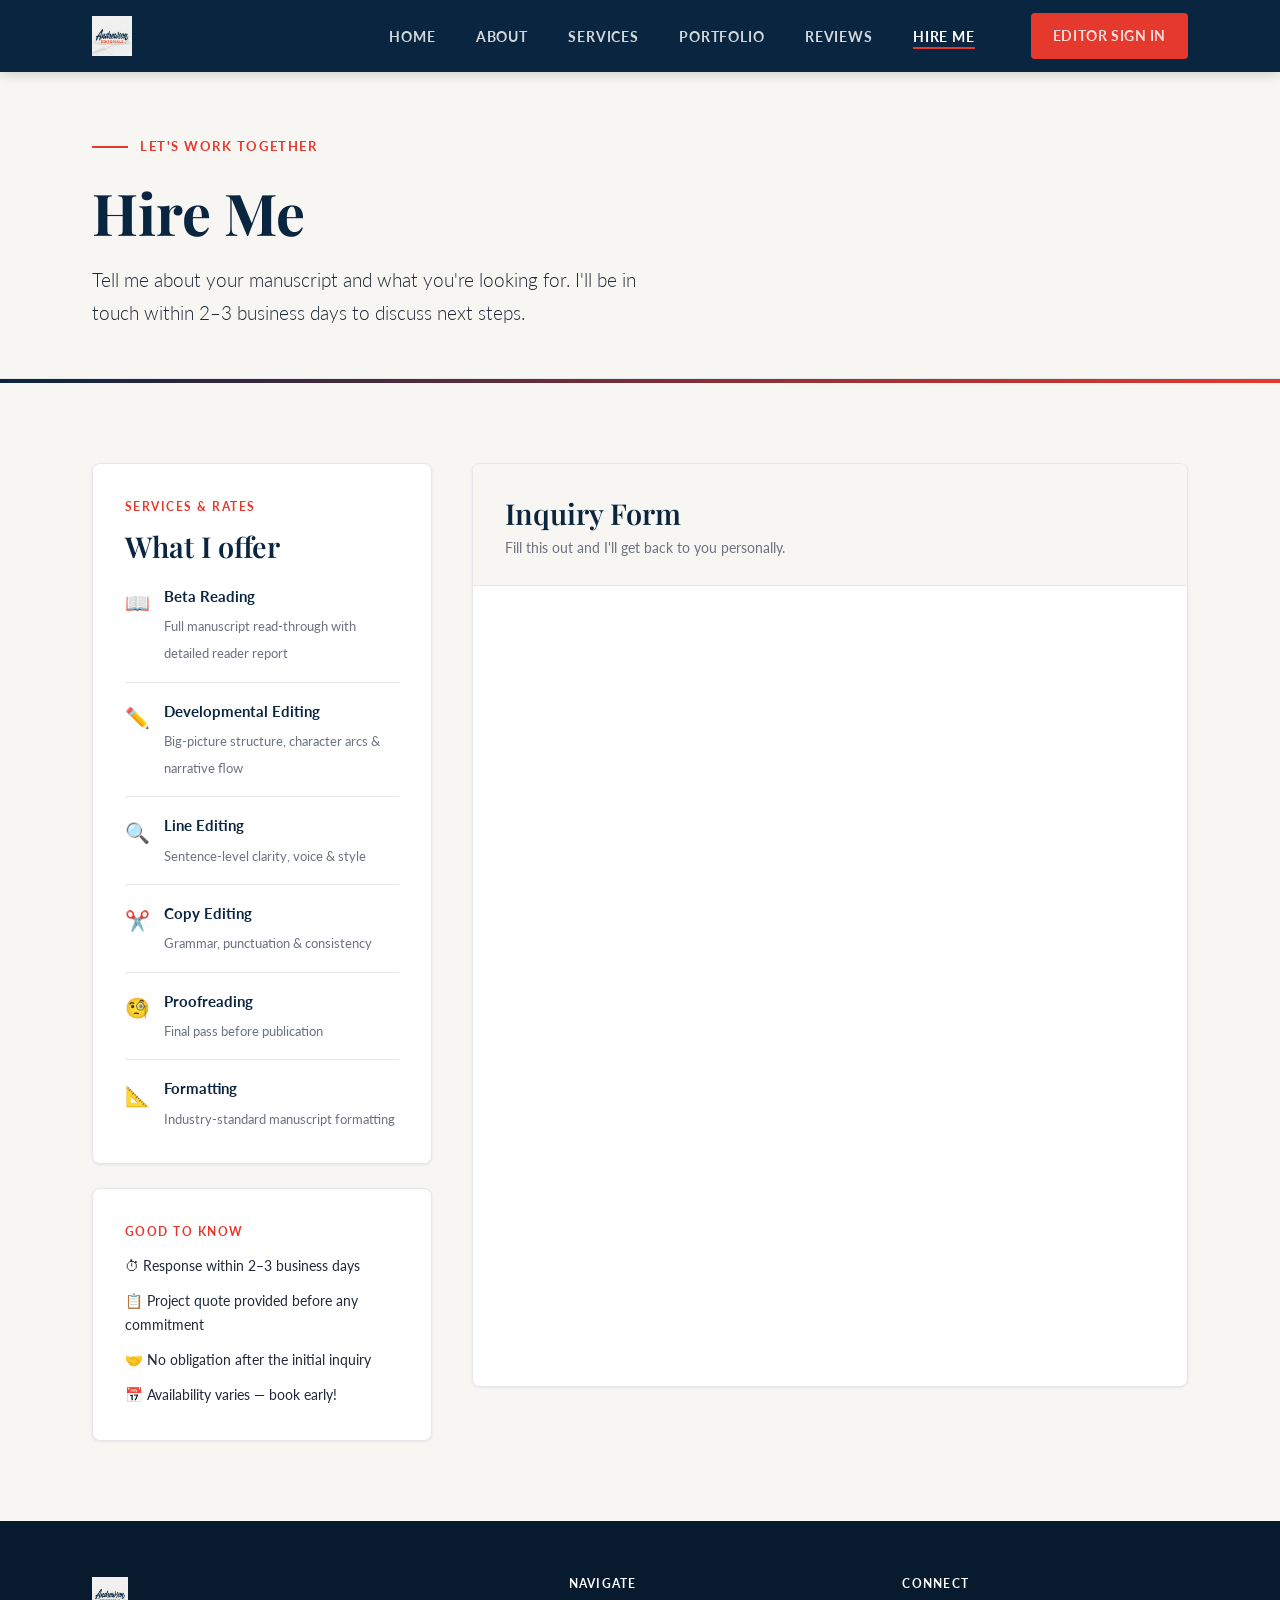
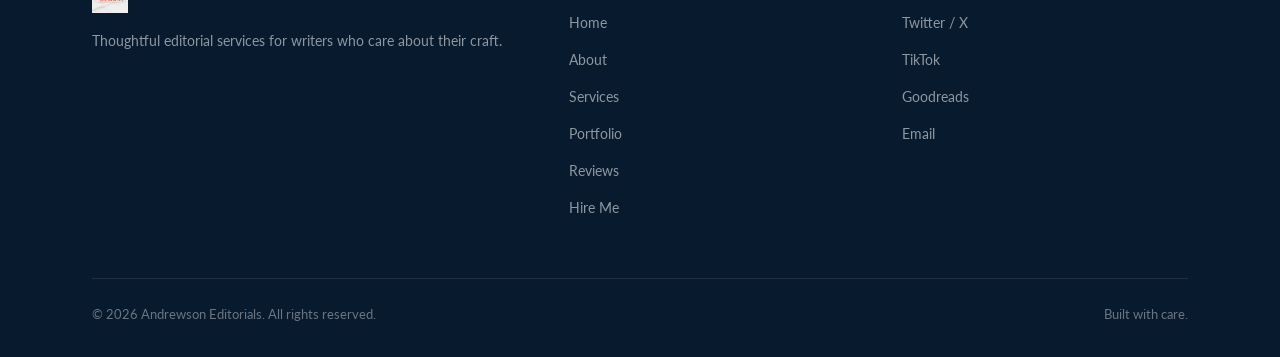
<file: hire-me.html>
<!DOCTYPE html>
<html lang="en">
<head>
    <meta charset="UTF-8" />
    <meta name="viewport" content="width=device-width, initial-scale=1.0" />
    <meta name="description" content="Ready to work together? Fill out the inquiry form and let's talk about your manuscript." />
    <link rel="icon" type="image/x-icon" href="favicon.ico" />
    <link rel="icon" type="image/png" sizes="32x32" href="favicon-32x32.png" />
    <title>Hire Me — Andrewson Editorials</title>
    <link rel="stylesheet" href="styles.css" />
</head>
<body>

    <!-- ========== NAVIGATION ========== -->
    <nav class="nav" role="navigation" aria-label="Main navigation">
        <div class="nav__inner">
            <a href="index.html" class="nav__logo" aria-label="Andrewson Editorials Home">
                <img src="andrewson.jpg" alt="Andrewson Editorials" />
            </a>
            <ul class="nav__links" id="navLinks" role="list">
                <li><a href="index.html">Home</a></li>
                <li><a href="about.html">About</a></li>
                <li><a href="services.html">Services</a></li>
                <li><a href="portfolio.html">Portfolio</a></li>
                <li><a href="reviews.html">Reviews</a></li>
                <li><a href="hire-me.html" class="active">Hire Me</a></li>
                <li><a href="login.html" class="active nav__cta btn btn-primary" style="padding:0.55rem 1.25rem; letter-spacing:0.04em;">Editor Sign In</a></li>
            </ul>
            <button class="nav__hamburger" id="hamburger" aria-label="Toggle menu" aria-expanded="false">
                <span></span><span></span><span></span>
            </button>
        </div>
    </nav>

    <!-- ========== PAGE HERO ========== -->
    <section class="page-hero">
        <div class="container">
            <div class="hero__eyebrow animate-fade-up">
                <span class="hero__eyebrow-line"></span>
                <span>Let's Work Together</span>
            </div>
            <h1 class="animate-fade-up animate-delay-1">Hire Me</h1>
            <p class="lead animate-fade-up animate-delay-2">
                Tell me about your manuscript and what you're looking for. I'll be in
                touch within 2–3 business days to discuss next steps.
            </p>
        </div>
    </section>

    <hr class="divider--red" />

    <!-- ========== SERVICES + FORM ========== -->
    <section class="section section--cream">
        <div class="container">
            <div class="hire-layout">

                <!-- LEFT: What to expect -->
                <aside class="hire-sidebar">
                    <div class="hire-info-card">
                        <span class="section-label">Services &amp; Rates</span>
                        <h3>What I offer</h3>

                        <ul class="service-list">
                            <li class="service-item">
                                <div class="service-item__icon">📖</div>
                                <div>
                                    <strong>Beta Reading</strong>
                                    <span>Full manuscript read-through with detailed reader report</span>
                                </div>
                            </li>
                            <li class="service-item">
                                <div class="service-item__icon">✏️</div>
                                <div>
                                    <strong>Developmental Editing</strong>
                                    <span>Big-picture structure, character arcs &amp; narrative flow</span>
                                </div>
                            </li>
                            <li class="service-item">
                                <div class="service-item__icon">🔍</div>
                                <div>
                                    <strong>Line Editing</strong>
                                    <span>Sentence-level clarity, voice &amp; style</span>
                                </div>
                            </li>
                            <li class="service-item">
                                <div class="service-item__icon">✂️</div>
                                <div>
                                    <strong>Copy Editing</strong>
                                    <span>Grammar, punctuation &amp; consistency</span>
                                </div>
                            </li>
                            <li class="service-item">
                                <div class="service-item__icon">🧐</div>
                                <div>
                                    <strong>Proofreading</strong>
                                    <span>Final pass before publication</span>
                                </div>
                            </li>
                            <li class="service-item">
                                <div class="service-item__icon">📐</div>
                                <div>
                                    <strong>Formatting</strong>
                                    <span>Industry-standard manuscript formatting</span>
                                </div>
                            </li>
                        </ul>
                    </div>

                    <div class="hire-info-card mt-3">
                        <span class="section-label">Good to Know</span>
                        <ul class="expect-list">
                            <li>⏱ Response within 2–3 business days</li>
                            <li>📋 Project quote provided before any commitment</li>
                            <li>🤝 No obligation after the initial inquiry</li>
                            <li>📅 Availability varies — book early!</li>
                        </ul>
                    </div>
                </aside>

                <!-- RIGHT: Google Form embed -->
                <div class="hire-form-wrap">
                    <div class="card" style="padding: 0; overflow: hidden;">
                        <div class="hire-form-header">
                            <h3>Inquiry Form</h3>
                            <p>Fill this out and I'll get back to you personally.</p>
                        </div>

                        <!-- =====================================================
                             GOOGLE FORM EMBED
                             Replace the src below with your published Google Form
                             embed URL. In Google Forms: Send → Embed → copy src.
                             Recommended form fields:
                               - Name
                               - Email
                               - Genre / Category
                               - Word Count
                               - Service(s) Interested In
                               - Manuscript Summary
                               - Timeline / Deadline
                               - Anything else?
                             ===================================================== -->
                      

                        
                        <iframe
                          src="https://docs.google.com/forms/d/e/1FAIpQLSe3wfkL6UU9bQu3Jvk5XUtFCq9onUVHNfLpSA_QD2N2asYDxQ/viewform?embedded=true"
                          width="640"
                          height="800"
                          frameborder="0"
                          marginheight="0"
                          marginwidth="0"
                          title="Hire Me — Inquiry Form"
                          style="display:block;"
                        >Loading…</iframe>
                        
                    </div>
                </div>

            </div>
        </div>
    </section>

    <!-- ========== FOOTER ========== -->
    <footer class="footer">
        <div class="container">
            <div class="footer__inner">
                <div class="footer__brand">
                    <img src="andrewson.jpg" alt="Andrewson Editorials" />
                    <p>Thoughtful editorial services for writers who care about their craft.</p>
                </div>
                <div class="footer__col">
                    <h5>Navigate</h5>
                    <ul>
                        <li><a href="index.html">Home</a></li>
                        <li><a href="about.html">About</a></li>
                        <li><a href="services.html">Services</a></li>
                        <li><a href="portfolio.html">Portfolio</a></li>
                        <li><a href="reviews.html">Reviews</a></li>
                        <li><a href="hire-me.html">Hire Me</a></li>
                    </ul>
                </div>
                <div class="footer__col">
                    <h5>Connect</h5>
                    <ul>
                        <li><a href="https://x.com/editorial_buddy" target="_blank" rel="noopener">Twitter / X</a></li>
                        <li><a href="https://www.tiktok.com/@andrewsoneditorials" target="_blank" rel="noopener">TikTok</a></li>
                        <li><a href="https://goodreads.com/andrewsoneditorial" target="_blank" rel="noopener">Goodreads</a></li>
                        <li><a href="mailto:agadaandrew44@gmail.com">Email</a></li>
                    </ul>
                </div>
            </div>
            <div class="footer__bottom">
                <span>&copy; <span id="year"></span> Andrewson Editorials. All rights reserved.</span>
                <span>Built with care.</span>
            </div>
        </div>
    </footer>

    <script src="script.js"></script>
</body>
</html>
</file>
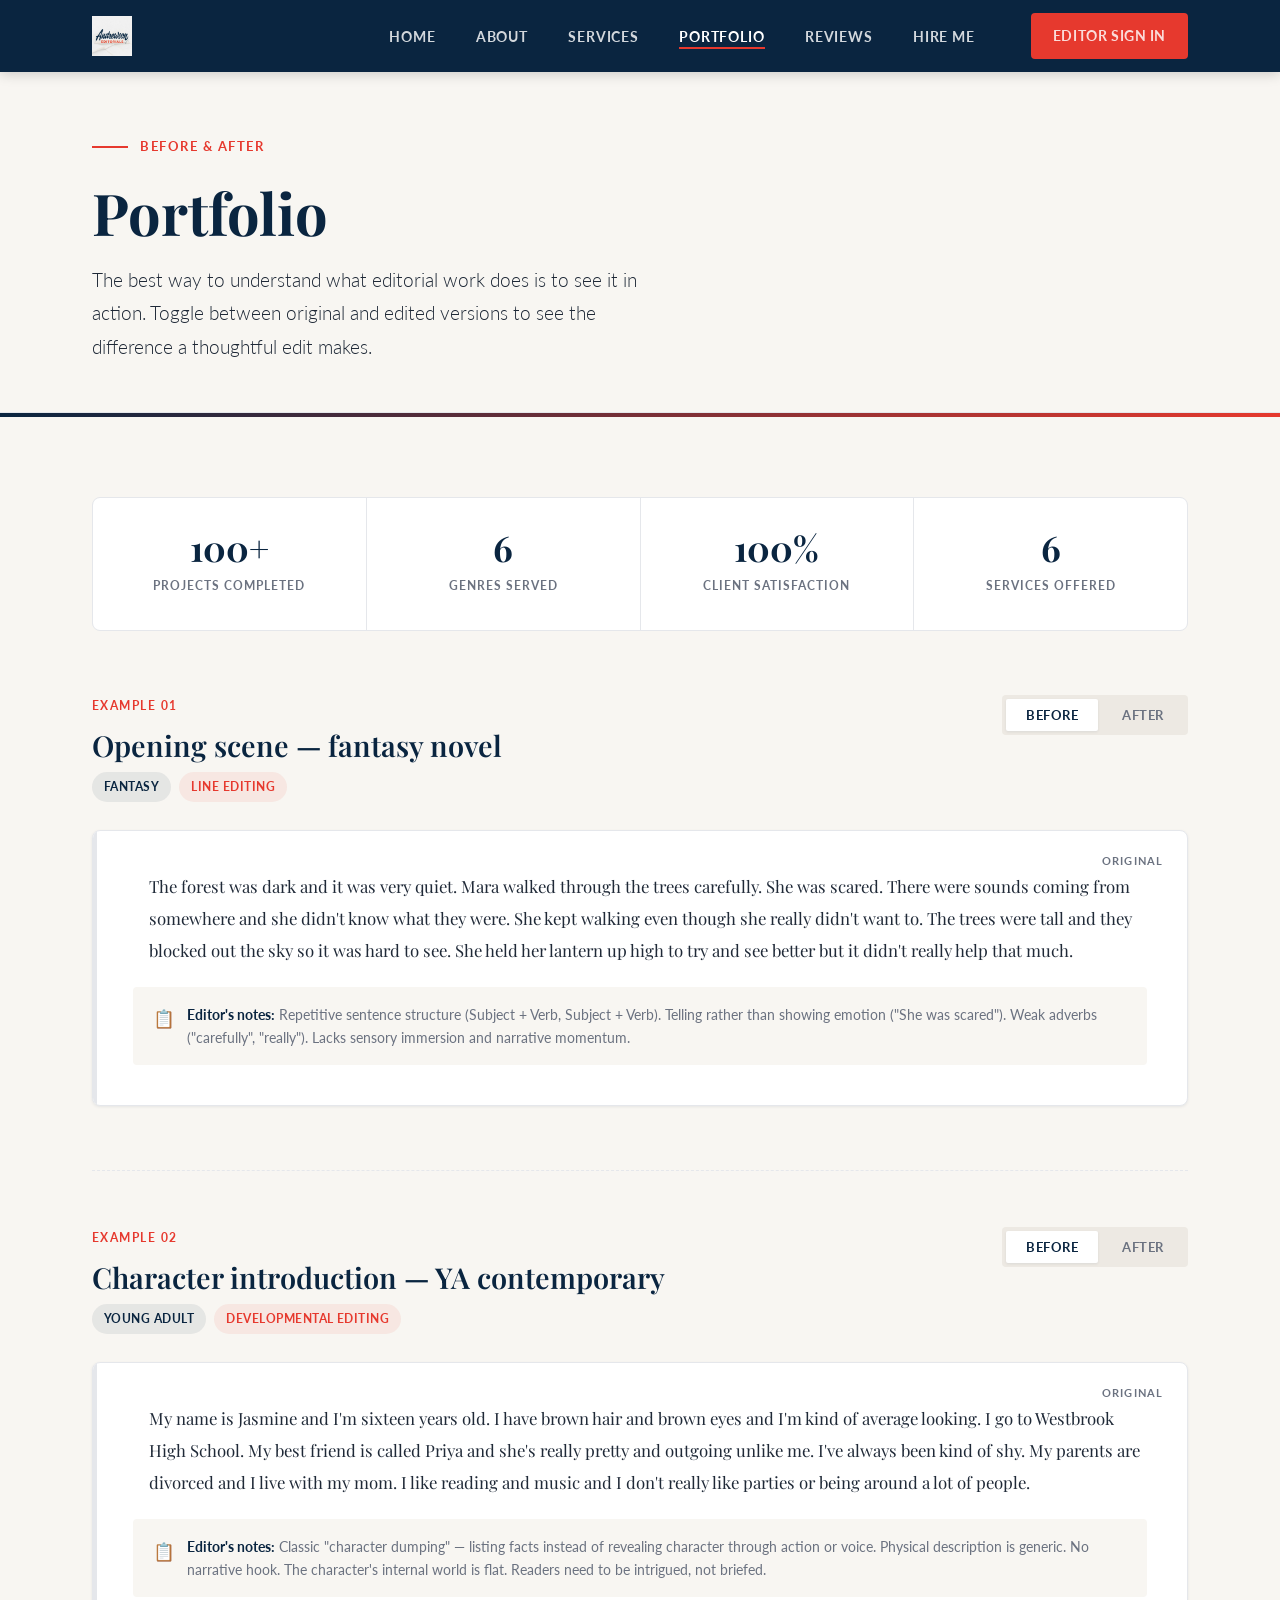
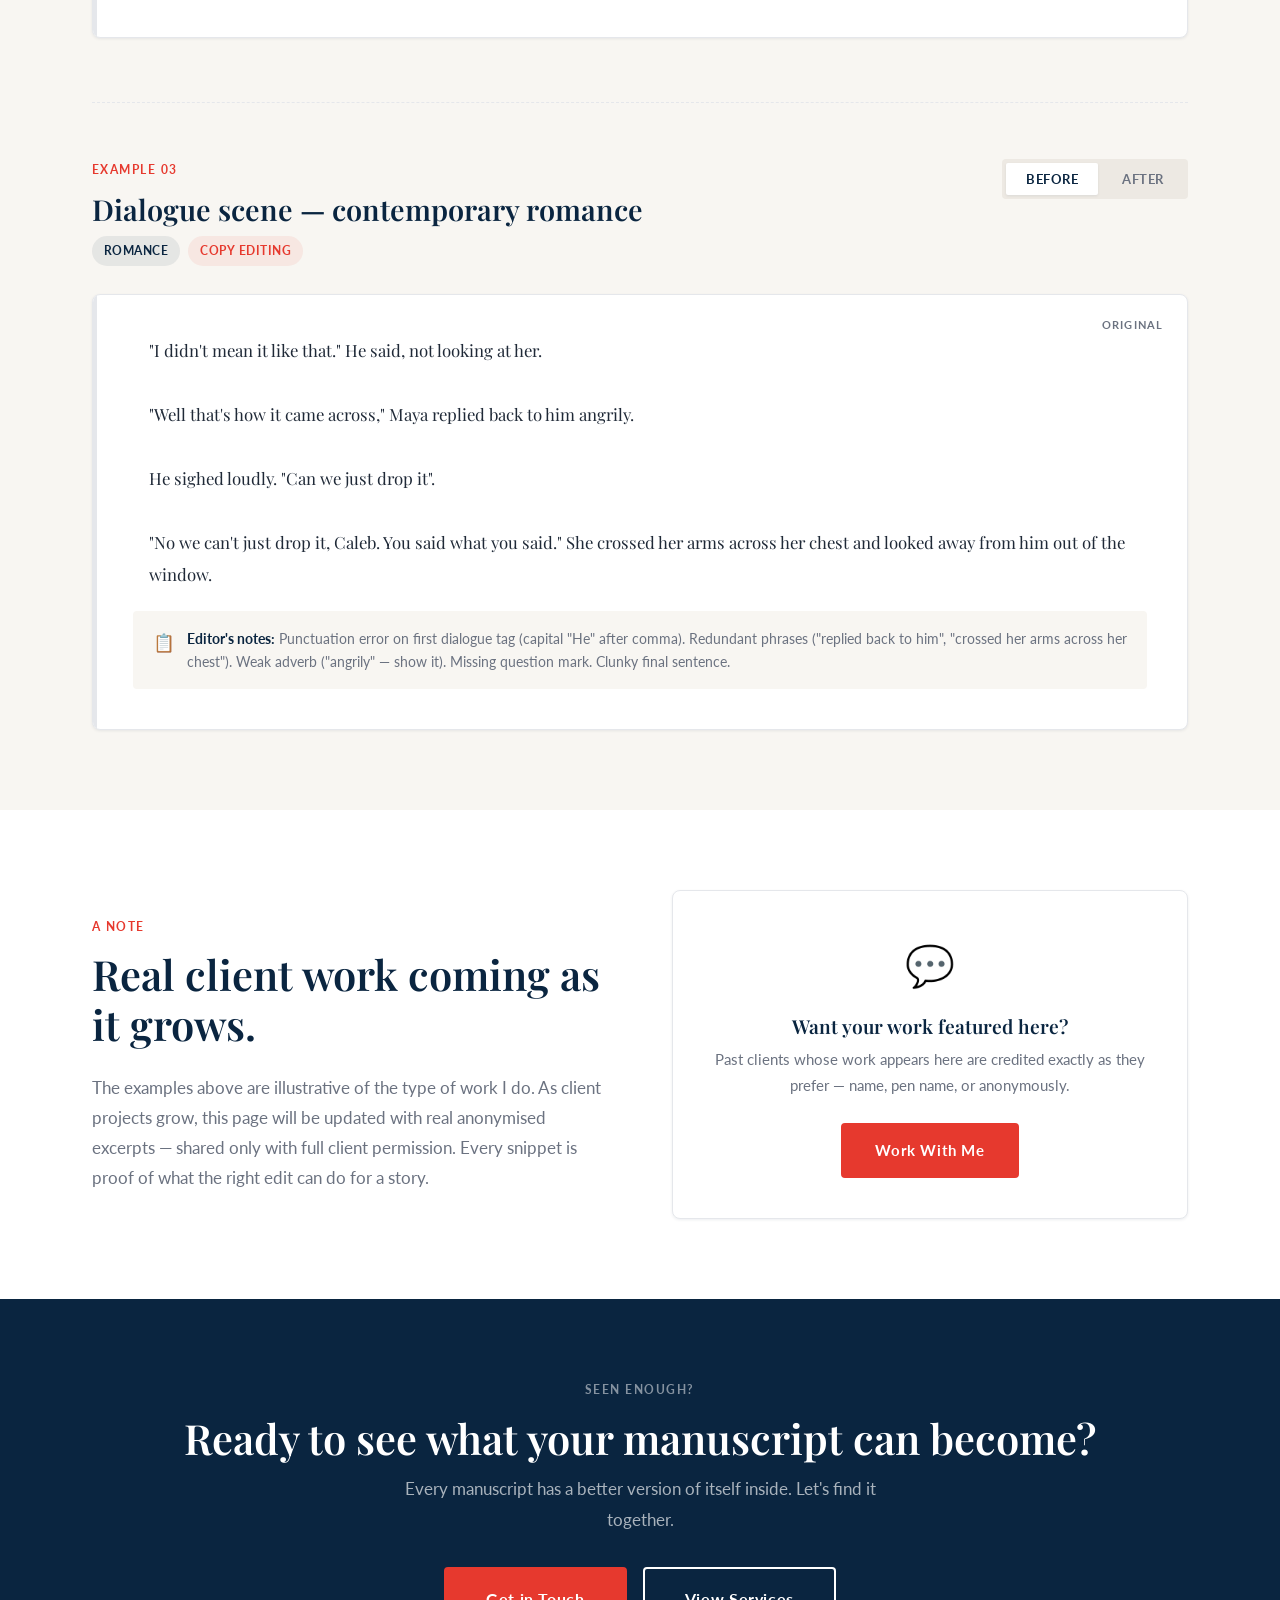
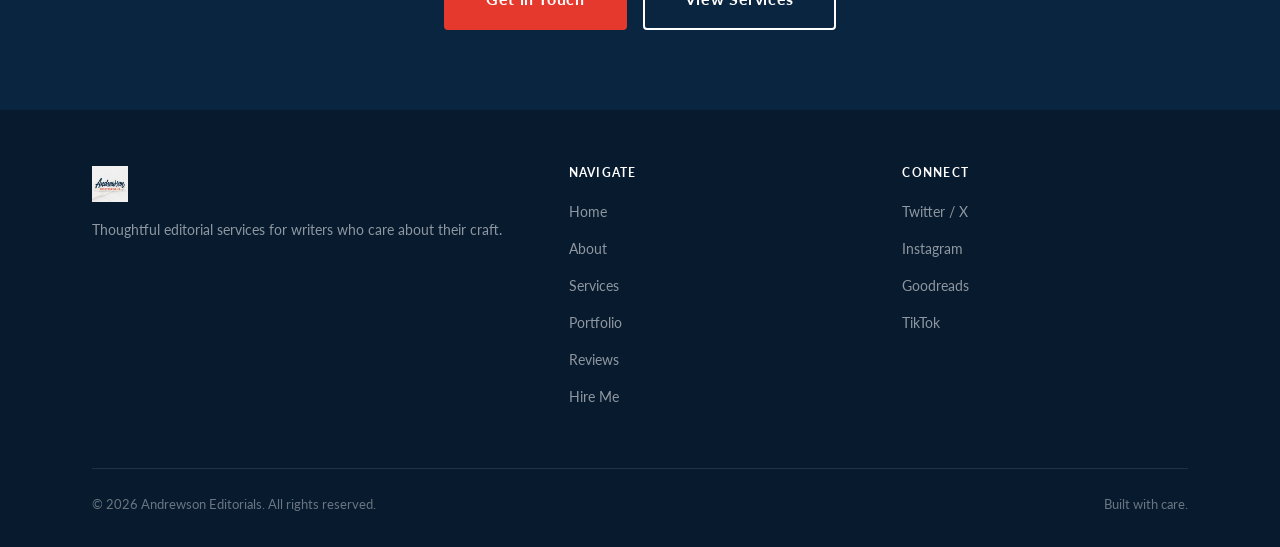
<file: portfolio.html>
<!DOCTYPE html>
<html lang="en">
<head>
    <meta charset="UTF-8" />
    <meta name="viewport" content="width=device-width, initial-scale=1.0" />
    <meta name="description" content="See real before & after manuscript editing examples from Andrewson Editorials." />
    <link rel="icon" type="image/x-icon" href="favicon.ico" />
    <link rel="icon" type="image/png" sizes="32x32" href="favicon-32x32.png" />
    <title>Portfolio — Andrewson Editorials</title>

    <link rel="stylesheet" href="styles.css" />
    <style>
        .ba-section {
            margin-bottom: 4rem;
        }

            .ba-section:last-of-type {
                margin-bottom: 0;
            }

        .ba-header {
            display: flex;
            align-items: flex-start;
            justify-content: space-between;
            gap: 2rem;
            margin-bottom: 1.75rem;
            flex-wrap: wrap;
        }

        .ba-header__meta {
            flex: 1;
        }

        .ba-meta-tags {
            display: flex;
            gap: 0.5rem;
            flex-wrap: wrap;
            margin-top: 0.6rem;
        }

        .ba-tag {
            display: inline-flex;
            align-items: center;
            padding: 0.3rem 0.75rem;
            border-radius: 100px;
            font-size: 0.75rem;
            font-weight: 700;
            letter-spacing: 0.04em;
            text-transform: uppercase;
        }

        .ba-tag--genre {
            background: var(--navy-muted);
            color: var(--navy);
        }

        .ba-tag--service {
            background: rgba(230,57,46,0.08);
            color: var(--red);
        }

        .ba-toggle-btns {
            display: flex;
            background: var(--cream-dark);
            border-radius: var(--radius-sm);
            padding: 4px;
            gap: 4px;
            flex-shrink: 0;
        }

        .ba-toggle-btn {
            padding: 0.5rem 1.25rem;
            border: none;
            border-radius: calc(var(--radius-sm) - 2px);
            font-family: var(--font-body);
            font-size: 0.82rem;
            font-weight: 700;
            letter-spacing: 0.04em;
            text-transform: uppercase;
            cursor: pointer;
            background: transparent;
            color: var(--muted-text);
            transition: background var(--transition), color var(--transition), box-shadow var(--transition);
        }

            .ba-toggle-btn.active {
                background: var(--white);
                color: var(--navy);
                box-shadow: var(--shadow-sm);
            }

                .ba-toggle-btn.active.after {
                    color: var(--red);
                }

        .ba-panel {
            display: none;
            background: var(--white);
            border: 1.5px solid var(--border);
            border-radius: var(--radius-md);
            padding: 2.5rem;
            box-shadow: var(--shadow-sm);
            position: relative;
            overflow: hidden;
        }

            .ba-panel.visible {
                display: block;
            }

        .ba-panel--after {
            border-color: rgba(230,57,46,0.2);
        }

        .ba-panel__label {
            position: absolute;
            top: 1.25rem;
            right: 1.5rem;
            font-size: 0.7rem;
            font-weight: 700;
            letter-spacing: 0.1em;
            text-transform: uppercase;
            color: var(--muted-text);
        }

        .ba-panel--after .ba-panel__label {
            color: var(--red);
        }

        .ba-panel__stripe {
            position: absolute;
            top: 0;
            left: 0;
            width: 4px;
            height: 100%;
            background: var(--border);
        }

        .ba-panel--after .ba-panel__stripe {
            background: var(--red);
        }

        .ba-panel__text {
            font-family: var(--font-display);
            font-size: 1.05rem;
            line-height: 1.9;
            color: var(--body-text);
            padding-left: 1rem;
        }

            .ba-panel__text mark {
                background: rgba(230,57,46,0.12);
                color: var(--red);
                border-radius: 2px;
                padding: 0 2px;
            }

        .ba-notes {
            margin-top: 1.25rem;
            background: var(--cream);
            border-radius: var(--radius-sm);
            padding: 1rem 1.25rem;
            display: flex;
            gap: 0.75rem;
            align-items: flex-start;
        }

        .ba-notes__icon {
            font-size: 1.1rem;
            flex-shrink: 0;
            margin-top: 0.1rem;
        }

        .ba-notes__text {
            font-size: 0.875rem;
            color: var(--muted-text);
            line-height: 1.65;
        }

            .ba-notes__text strong {
                color: var(--navy);
            }

        .portfolio-divider {
            border: none;
            border-top: 1px dashed var(--border);
            margin: 3.5rem 0;
        }

        .portfolio-stats {
            display: grid;
            grid-template-columns: repeat(4, 1fr);
            gap: 1px;
            background: var(--border);
            border: 1px solid var(--border);
            border-radius: var(--radius-md);
            overflow: hidden;
            margin-bottom: 4rem;
        }

        .portfolio-stat {
            background: var(--white);
            text-align: center;
            padding: 2rem 1rem;
        }

        .portfolio-stat__num {
            display: block;
            font-family: var(--font-display);
            font-size: 2.2rem;
            font-weight: 700;
            color: var(--navy);
            line-height: 1;
            margin-bottom: 0.35rem;
        }

        .portfolio-stat__label {
            font-size: 0.78rem;
            font-weight: 700;
            letter-spacing: 0.08em;
            text-transform: uppercase;
            color: var(--muted-text);
        }

        @media (max-width: 720px) {
            .portfolio-stats {
                grid-template-columns: repeat(2, 1fr);
            }

            .ba-header {
                flex-direction: column;
                align-items: flex-start;
            }

            .ba-panel__text {
                font-size: 0.97rem;
            }
        }

        @media (max-width: 480px) {
            .ba-panel {
                padding: 1.75rem 1.5rem;
            }
        }
    </style>
</head>
<body>

    <!-- ========== NAVIGATION ========== -->
    <nav class="nav" role="navigation" aria-label="Main navigation">
        <div class="nav__inner">
            <a href="index.html" class="nav__logo" aria-label="Andrewson Editorials Home">
                <img src="andrewson.jpg" alt="Andrewson Editorials" />
            </a>
            <ul class="nav__links" id="navLinks" role="list">
                <li><a href="index.html">Home</a></li>
                <li><a href="about.html">About</a></li>
                <li><a href="services.html">Services</a></li>
                <li><a href="portfolio.html" class="active">Portfolio</a></li>
                <li><a href="reviews.html">Reviews</a></li>
                <li><a href="hire-me.html">Hire Me</a></li>
                <li><a href="login.html" class="nav__cta btn btn-primary" style="padding:0.55rem 1.25rem; letter-spacing:0.04em;">Editor Sign In</a></li>
            </ul>
            <button class="nav__hamburger" id="hamburger" aria-label="Toggle menu" aria-expanded="false">
                <span></span><span></span><span></span>
            </button>
        </div>
    </nav>

    <!-- ========== PAGE HERO ========== -->
    <section class="page-hero">
        <div class="container">
            <div class="hero__eyebrow animate-fade-up">
                <span class="hero__eyebrow-line"></span>
                <span>Before &amp; After</span>
            </div>
            <h1 class="animate-fade-up animate-delay-1">Portfolio</h1>
            <p class="lead animate-fade-up animate-delay-2">
                The best way to understand what editorial work does is to see it in action.
                Toggle between original and edited versions to see the difference a
                thoughtful edit makes.
            </p>
        </div>
    </section>

    <hr class="divider--red" />

    <!-- ========== PORTFOLIO CONTENT ========== -->
    <section class="section section--cream">
        <div class="container">

            <!-- Stats strip -->
            <div class="portfolio-stats">
                <div class="portfolio-stat">
                    <span class="portfolio-stat__num">100+</span>
                    <span class="portfolio-stat__label">Projects Completed</span>
                </div>
                <div class="portfolio-stat">
                    <span class="portfolio-stat__num">6</span>
                    <span class="portfolio-stat__label">Genres Served</span>
                </div>
                <div class="portfolio-stat">
                    <span class="portfolio-stat__num">100%</span>
                    <span class="portfolio-stat__label">Client Satisfaction</span>
                </div>
                <div class="portfolio-stat">
                    <span class="portfolio-stat__num">6</span>
                    <span class="portfolio-stat__label">Services Offered</span>
                </div>
            </div>

            <!-- ── Example 1: Line Editing / Fantasy ── -->
            <div class="ba-section" id="example-1">
                <div class="ba-header">
                    <div class="ba-header__meta">
                        <span class="section-label">Example 01</span>
                        <h3>Opening scene — fantasy novel</h3>
                        <div class="ba-meta-tags">
                            <span class="ba-tag ba-tag--genre">Fantasy</span>
                            <span class="ba-tag ba-tag--service">Line Editing</span>
                        </div>
                    </div>
                    <div class="ba-toggle-btns" role="group" aria-label="Toggle before and after">
                        <button class="ba-toggle-btn active" data-target="ex1" data-panel="before">Before</button>
                        <button class="ba-toggle-btn after" data-target="ex1" data-panel="after">After</button>
                    </div>
                </div>

                <div class="ba-panels">
                    <div class="ba-panel visible" id="ex1-before">
                        <span class="ba-panel__label">Original</span>
                        <div class="ba-panel__stripe"></div>
                        <div class="ba-panel__text">
                            The forest was dark and it was very quiet. Mara walked through the trees carefully.
                            She was scared. There were sounds coming from somewhere and she didn't know what
                            they were. She kept walking even though she really didn't want to. The trees were
                            tall and they blocked out the sky so it was hard to see. She held her lantern up
                            high to try and see better but it didn't really help that much.
                        </div>
                        <div class="ba-notes">
                            <span class="ba-notes__icon">📋</span>
                            <div class="ba-notes__text">
                                <strong>Editor's notes:</strong> Repetitive sentence structure (Subject + Verb, Subject + Verb).
                                Telling rather than showing emotion ("She was scared"). Weak adverbs ("carefully", "really").
                                Lacks sensory immersion and narrative momentum.
                            </div>
                        </div>
                    </div>

                    <div class="ba-panel ba-panel--after" id="ex1-after">
                        <span class="ba-panel__label">Edited</span>
                        <div class="ba-panel__stripe"></div>
                        <div class="ba-panel__text">
                            The forest swallowed sound. <mark>No wind. No birdsong.</mark> Only the soft crunch
                            of Mara's boots and the hammering of her own pulse. She moved between the trunks
                            with her lantern held high, its pale circle of light barely reaching the undergrowth.
                            Something rustled — left, maybe, or deeper in — and she stopped breathing.
                            <mark>Kept walking anyway.</mark>
                        </div>
                        <div class="ba-notes">
                            <span class="ba-notes__icon">✏️</span>
                            <div class="ba-notes__text">
                                <strong>What changed:</strong> Varied sentence rhythm to build tension. Replaced telling
                                with physical, sensory detail to show fear. Cut redundant adverbs. Used fragmentation
                                to mirror the character's anxious state of mind.
                            </div>
                        </div>
                    </div>
                </div>
            </div>

            <hr class="portfolio-divider" />

            <!-- ── Example 2: Developmental / YA ── -->
            <div class="ba-section" id="example-2">
                <div class="ba-header">
                    <div class="ba-header__meta">
                        <span class="section-label">Example 02</span>
                        <h3>Character introduction — YA contemporary</h3>
                        <div class="ba-meta-tags">
                            <span class="ba-tag ba-tag--genre">Young Adult</span>
                            <span class="ba-tag ba-tag--service">Developmental Editing</span>
                        </div>
                    </div>
                    <div class="ba-toggle-btns" role="group" aria-label="Toggle before and after">
                        <button class="ba-toggle-btn active" data-target="ex2" data-panel="before">Before</button>
                        <button class="ba-toggle-btn after" data-target="ex2" data-panel="after">After</button>
                    </div>
                </div>

                <div class="ba-panels">
                    <div class="ba-panel visible" id="ex2-before">
                        <span class="ba-panel__label">Original</span>
                        <div class="ba-panel__stripe"></div>
                        <div class="ba-panel__text">
                            My name is Jasmine and I'm sixteen years old. I have brown hair and brown eyes and
                            I'm kind of average looking. I go to Westbrook High School. My best friend is called
                            Priya and she's really pretty and outgoing unlike me. I've always been kind of shy.
                            My parents are divorced and I live with my mom. I like reading and music and I don't
                            really like parties or being around a lot of people.
                        </div>
                        <div class="ba-notes">
                            <span class="ba-notes__icon">📋</span>
                            <div class="ba-notes__text">
                                <strong>Editor's notes:</strong> Classic "character dumping" — listing facts instead
                                of revealing character through action or voice. Physical description is generic.
                                No narrative hook. The character's internal world is flat. Readers need to be
                                intrigued, not briefed.
                            </div>
                        </div>
                    </div>

                    <div class="ba-panel ba-panel--after" id="ex2-after">
                        <span class="ba-panel__label">Edited</span>
                        <div class="ba-panel__stripe"></div>
                        <div class="ba-panel__text">
                            The thing about being invisible is you see everything. I've been watching Priya
                            navigate the cafeteria for three years — the way she laughs too loud near the seniors'
                            table, how her smile goes a little tighter whenever Jake Chen walks past — and she has
                            no idea. <mark>That's the deal with best friends who are beautiful.</mark> They forget
                            you have eyes. I pull my earbuds in tighter and open my book. Westbrook High on a
                            Monday morning is not something I need to experience with full sensory capacity.
                        </div>
                        <div class="ba-notes">
                            <span class="ba-notes__icon">✏️</span>
                            <div class="ba-notes__text">
                                <strong>What changed:</strong> Opened with voice and a compelling observation instead
                                of a fact-list. Revealed character traits (perceptive, introverted, dry wit) through
                                action and thought. Introduced the best-friend dynamic with implied conflict and
                                created immediate intrigue without a single biographical bullet point.
                            </div>
                        </div>
                    </div>
                </div>
            </div>

            <hr class="portfolio-divider" />

            <!-- ── Example 3: Copy Editing / Romance ── -->
            <div class="ba-section" id="example-3">
                <div class="ba-header">
                    <div class="ba-header__meta">
                        <span class="section-label">Example 03</span>
                        <h3>Dialogue scene — contemporary romance</h3>
                        <div class="ba-meta-tags">
                            <span class="ba-tag ba-tag--genre">Romance</span>
                            <span class="ba-tag ba-tag--service">Copy Editing</span>
                        </div>
                    </div>
                    <div class="ba-toggle-btns" role="group" aria-label="Toggle before and after">
                        <button class="ba-toggle-btn active" data-target="ex3" data-panel="before">Before</button>
                        <button class="ba-toggle-btn after" data-target="ex3" data-panel="after">After</button>
                    </div>
                </div>

                <div class="ba-panels">
                    <div class="ba-panel visible" id="ex3-before">
                        <span class="ba-panel__label">Original</span>
                        <div class="ba-panel__stripe"></div>
                        <div class="ba-panel__text">
                            "I didn't mean it like that." He said, not looking at her.<br /><br />
                            "Well that's how it came across," Maya replied back to him angrily.<br /><br />
                            He sighed loudly. "Can we just drop it".<br /><br />
                            "No we can't just drop it, Caleb. You said what you said." She crossed her arms
                            across her chest and looked away from him out of the window.
                        </div>
                        <div class="ba-notes">
                            <span class="ba-notes__icon">📋</span>
                            <div class="ba-notes__text">
                                <strong>Editor's notes:</strong> Punctuation error on first dialogue tag (capital "He" after comma).
                                Redundant phrases ("replied back to him", "crossed her arms across her chest").
                                Weak adverb ("angrily" — show it). Missing question mark. Clunky final sentence.
                            </div>
                        </div>
                    </div>

                    <div class="ba-panel ba-panel--after" id="ex3-after">
                        <span class="ba-panel__label">Edited</span>
                        <div class="ba-panel__stripe"></div>
                        <div class="ba-panel__text">
                            "I didn't mean it like that," he said, not looking at her.<br /><br />
                            "Well, that's how it came across." <mark>Maya's jaw tightened.</mark><br /><br />
                            He sighed. "Can we just drop it?"<br /><br />
                            "No, we can't just drop it, Caleb. You said what you said." She crossed her arms
                            and turned to the window.
                        </div>
                        <div class="ba-notes">
                            <span class="ba-notes__icon">✏️</span>
                            <div class="ba-notes__text">
                                <strong>What changed:</strong> Fixed dialogue punctuation throughout. Removed "replied back"
                                (redundant) and "loudly" (unnecessary). Replaced "angrily" with a physical beat that
                                shows Maya's emotion. Tightened the final sentence by cutting redundant phrasing.
                            </div>
                        </div>
                    </div>
                </div>
            </div>

        </div>
    </section>

    <!-- ========== NOTE SECTION ========== -->
    <section class="section section--white">
        <div class="container">
            <div class="grid-2" style="gap:4rem; align-items:center;">
                <div>
                    <span class="section-label">A Note</span>
                    <h2>Real client work coming as it grows.</h2>
                    <p class="mt-3" style="color:var(--muted-text);">
                        <!-- NOTE FOR ANDREW: Replace the illustrative examples above with
                             real, anonymised before & after snippets from client work (with permission).
                             The toggle system is already built — just swap the text content in. -->
                        The examples above are illustrative of the type of work I do.
                        As client projects grow, this page will be updated with real
                        anonymised excerpts — shared only with full client permission.
                        Every snippet is proof of what the right edit can do for a story.
                    </p>
                </div>
                <div class="card" style="text-align:center; padding:2.5rem;">
                    <div style="font-size:2.5rem; margin-bottom:1rem;">💬</div>
                    <h3 style="font-size:1.2rem; margin-bottom:0.5rem;">Want your work featured here?</h3>
                    <p style="color:var(--muted-text); font-size:0.92rem; margin-bottom:1.5rem;">
                        Past clients whose work appears here are credited exactly as they prefer — name, pen name, or anonymously.
                    </p>
                    <a href="hire-me.html" class="btn btn-primary">Work With Me</a>
                </div>
            </div>
        </div>
    </section>

    <!-- ========== CTA ========== -->
    <section class="section section--navy">
        <div class="container text-center">
            <span class="section-label" style="color:rgba(255,255,255,0.5);">Seen enough?</span>
            <h2 style="color:var(--white); margin-bottom:0.75rem;">Ready to see what your manuscript can become?</h2>
            <p style="color:rgba(255,255,255,0.65); max-width:480px; margin:0 auto 2rem;">
                Every manuscript has a better version of itself inside. Let's find it together.
            </p>
            <div style="display:flex; gap:1rem; justify-content:center; flex-wrap:wrap;">
                <a href="hire-me.html" class="btn btn-primary btn-lg">Get in Touch</a>
                <a href="services.html" class="btn btn-outline-white btn-lg">View Services</a>
            </div>
        </div>
    </section>

    <!-- ========== FOOTER ========== -->
    <footer class="footer">
        <div class="container">
            <div class="footer__inner">
                <div class="footer__brand">
                    <img src="andrewson.jpg" alt="Andrewson Editorials" />
                    <p>Thoughtful editorial services for writers who care about their craft.</p>
                </div>
                <div class="footer__col">
                    <h5>Navigate</h5>
                    <ul>
                        <li><a href="index.html">Home</a></li>
                        <li><a href="about.html">About</a></li>
                        <li><a href="services.html">Services</a></li>
                        <li><a href="portfolio.html">Portfolio</a></li>
                        <li><a href="reviews.html">Reviews</a></li>
                        <li><a href="hire-me.html">Hire Me</a></li>
                    </ul>
                </div>
                <div class="footer__col">
                    <h5>Connect</h5>
                    <ul>
                        <li><a href="https://x.com/editorial_buddy" target="_blank" rel="noopener">Twitter / X</a></li>
                        <li><a href="#" target="_blank" rel="noopener">Instagram</a></li>
                        <li><a href="https://goodreads.com/andrewsoneditorial" target="_blank" rel="noopener">Goodreads</a></li>
                        <li><a href="https://www.tiktok.com/@andrewsoneditorials" target="_blank" rel="noopener">TikTok</a></li>
                    </ul>
                </div>
            </div>
            <div class="footer__bottom">
                <span>&copy; <span id="year"></span> Andrewson Editorials. All rights reserved.</span>
                <span>Built with care.</span>
            </div>
        </div>
    </footer>

    <script src="script.js"></script>
    <script>
    // Before / After toggle logic
    document.querySelectorAll('.ba-toggle-btn').forEach(btn => {
      btn.addEventListener('click', () => {
        const target = btn.dataset.target;
        const panel  = btn.dataset.panel;

        btn.closest('.ba-toggle-btns').querySelectorAll('.ba-toggle-btn').forEach(b => {
          b.classList.remove('active');
        });
        btn.classList.add('active');

        const before = document.getElementById(`${target}-before`);
        const after  = document.getElementById(`${target}-after`);

        if (panel === 'before') {
          before.classList.add('visible');    before.style.display = 'block';
          after.classList.remove('visible');  after.style.display  = 'none';
        } else {
          after.classList.add('visible');     after.style.display  = 'block';
          before.classList.remove('visible'); before.style.display = 'none';
        }
      });
    });
    </script>
</body>
</html>
</file>
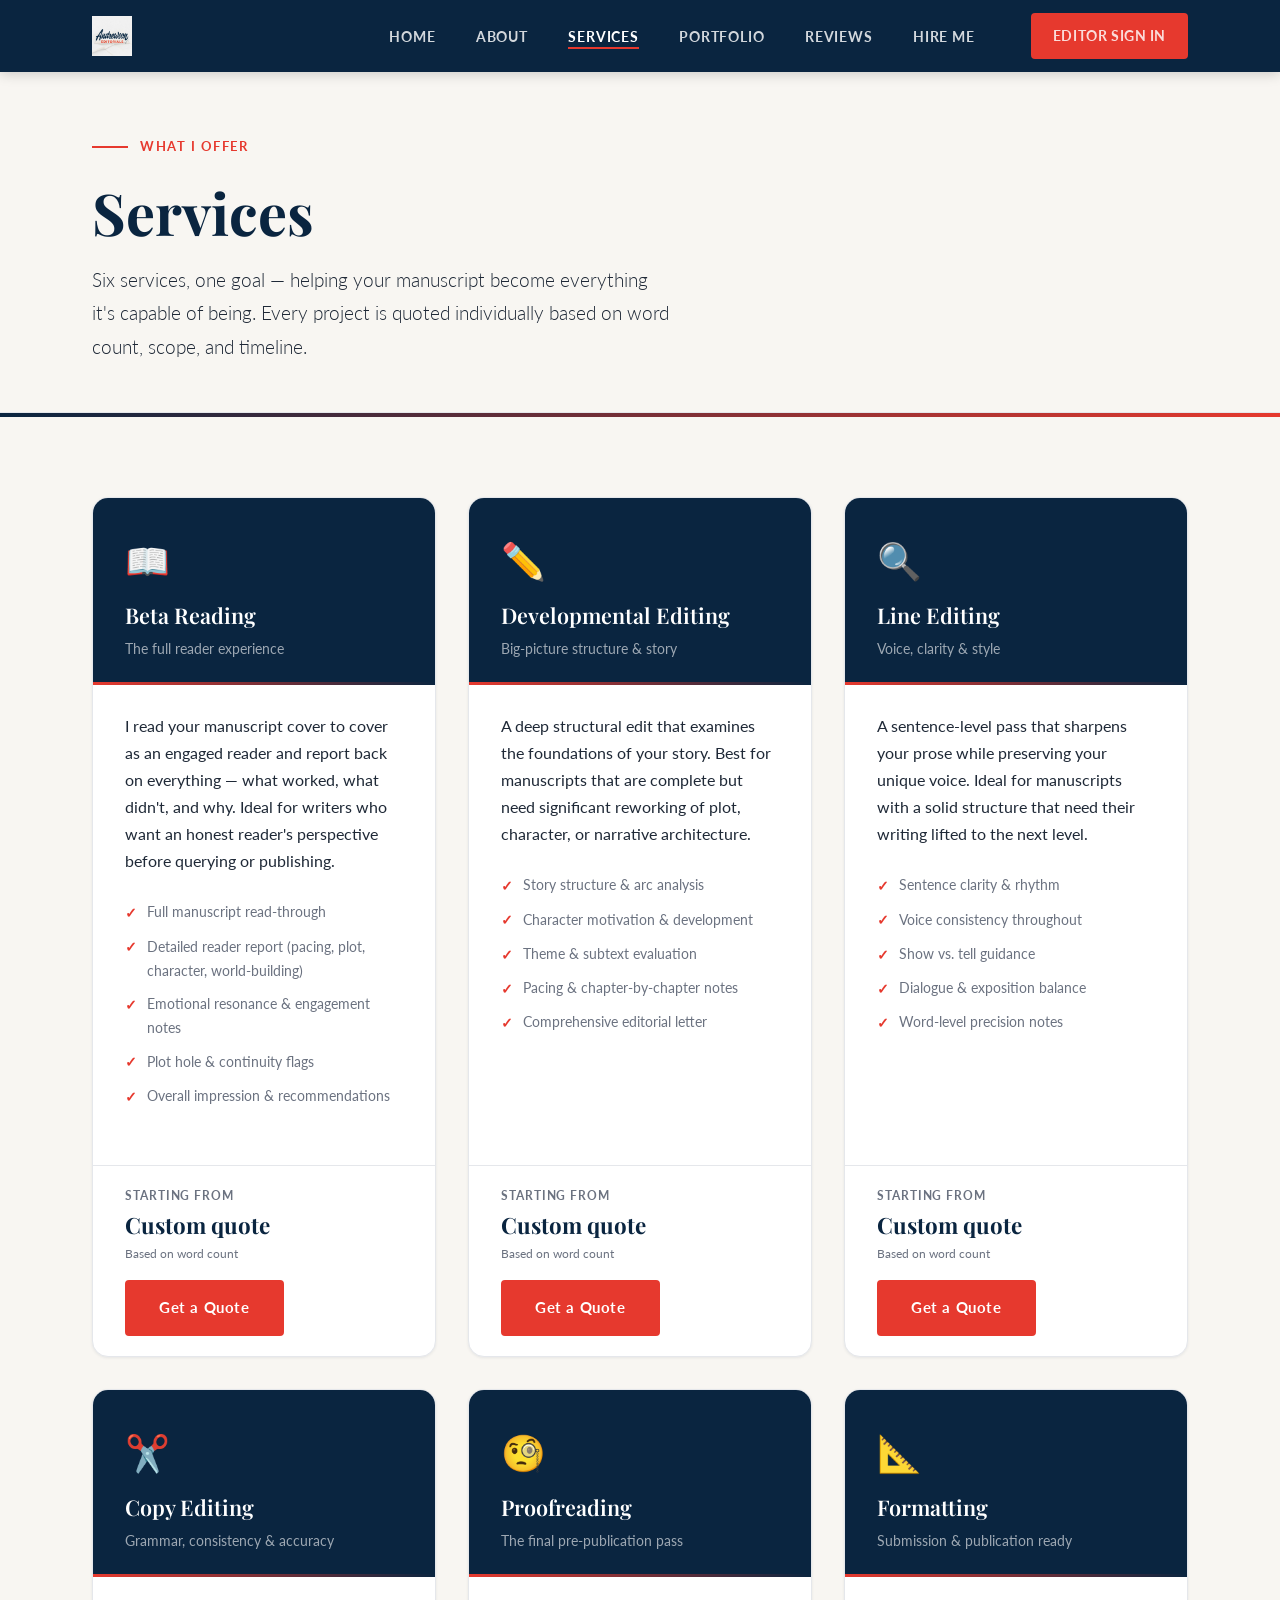
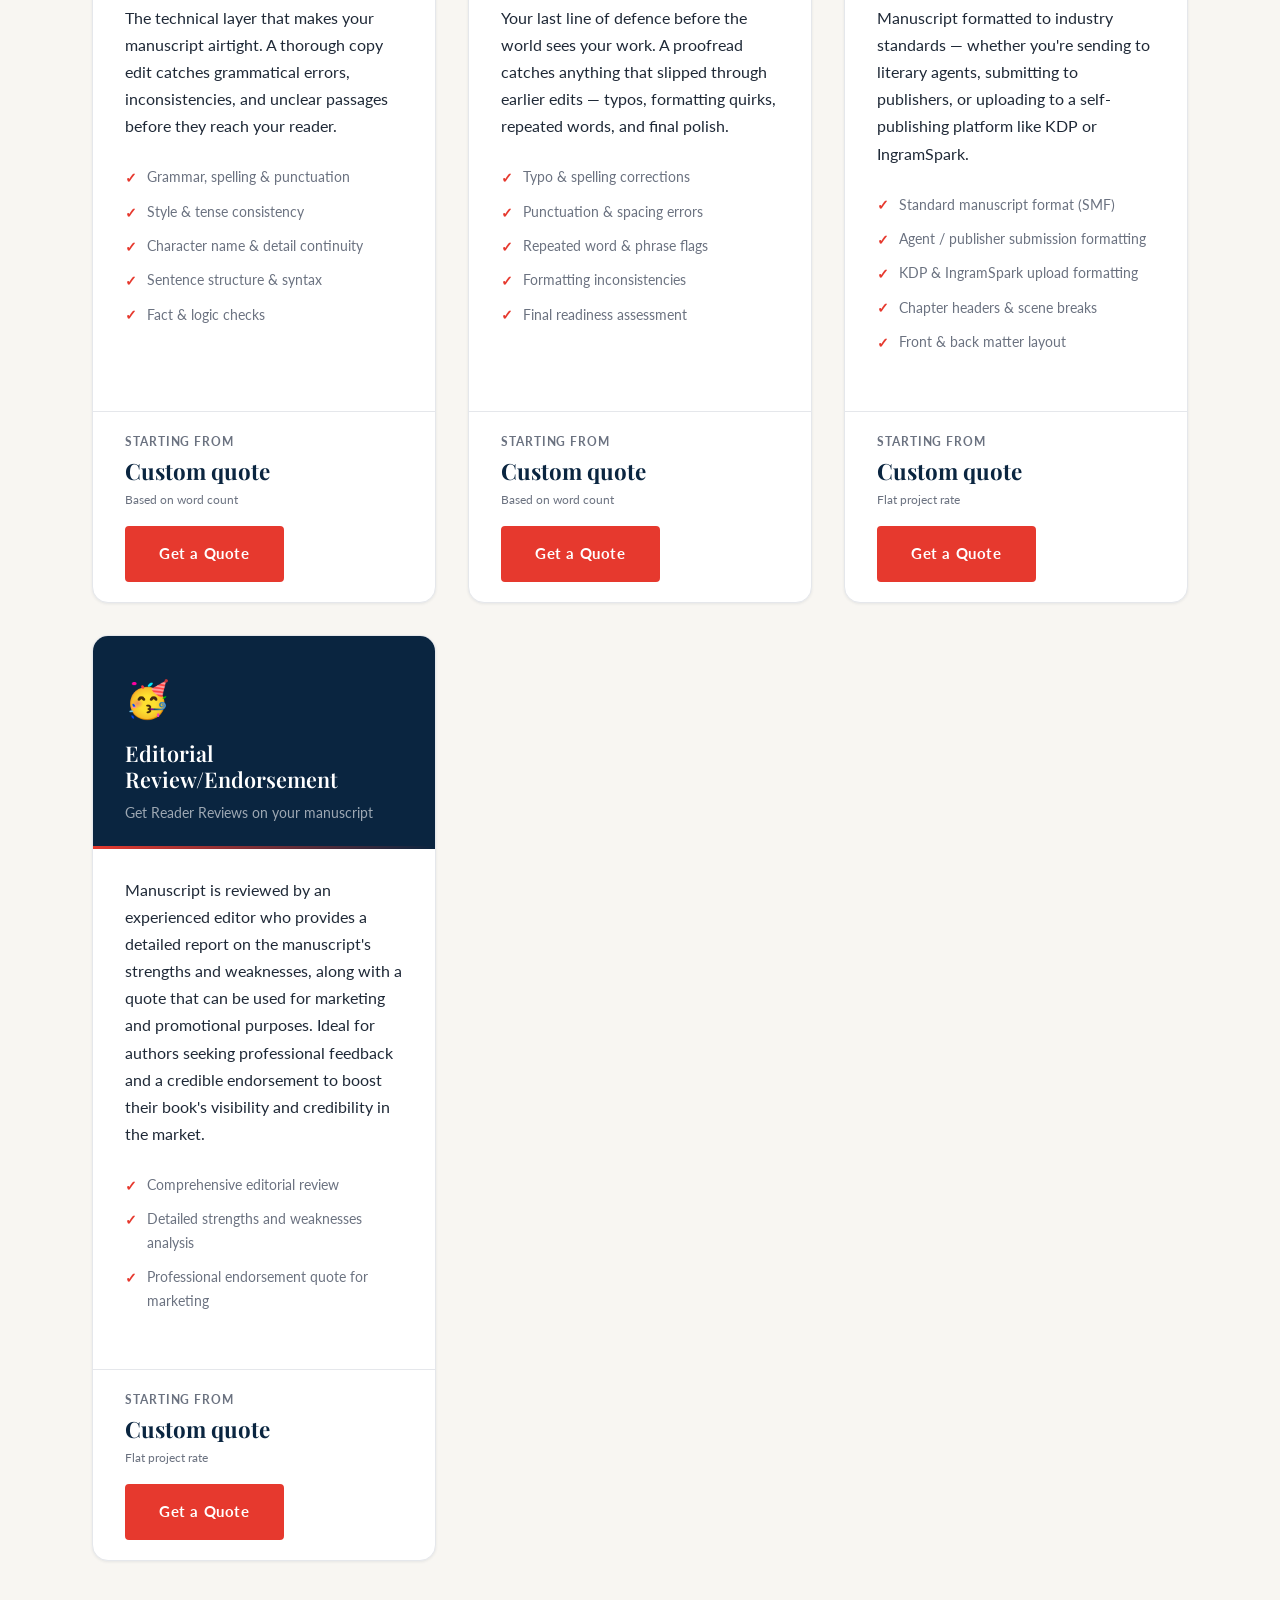
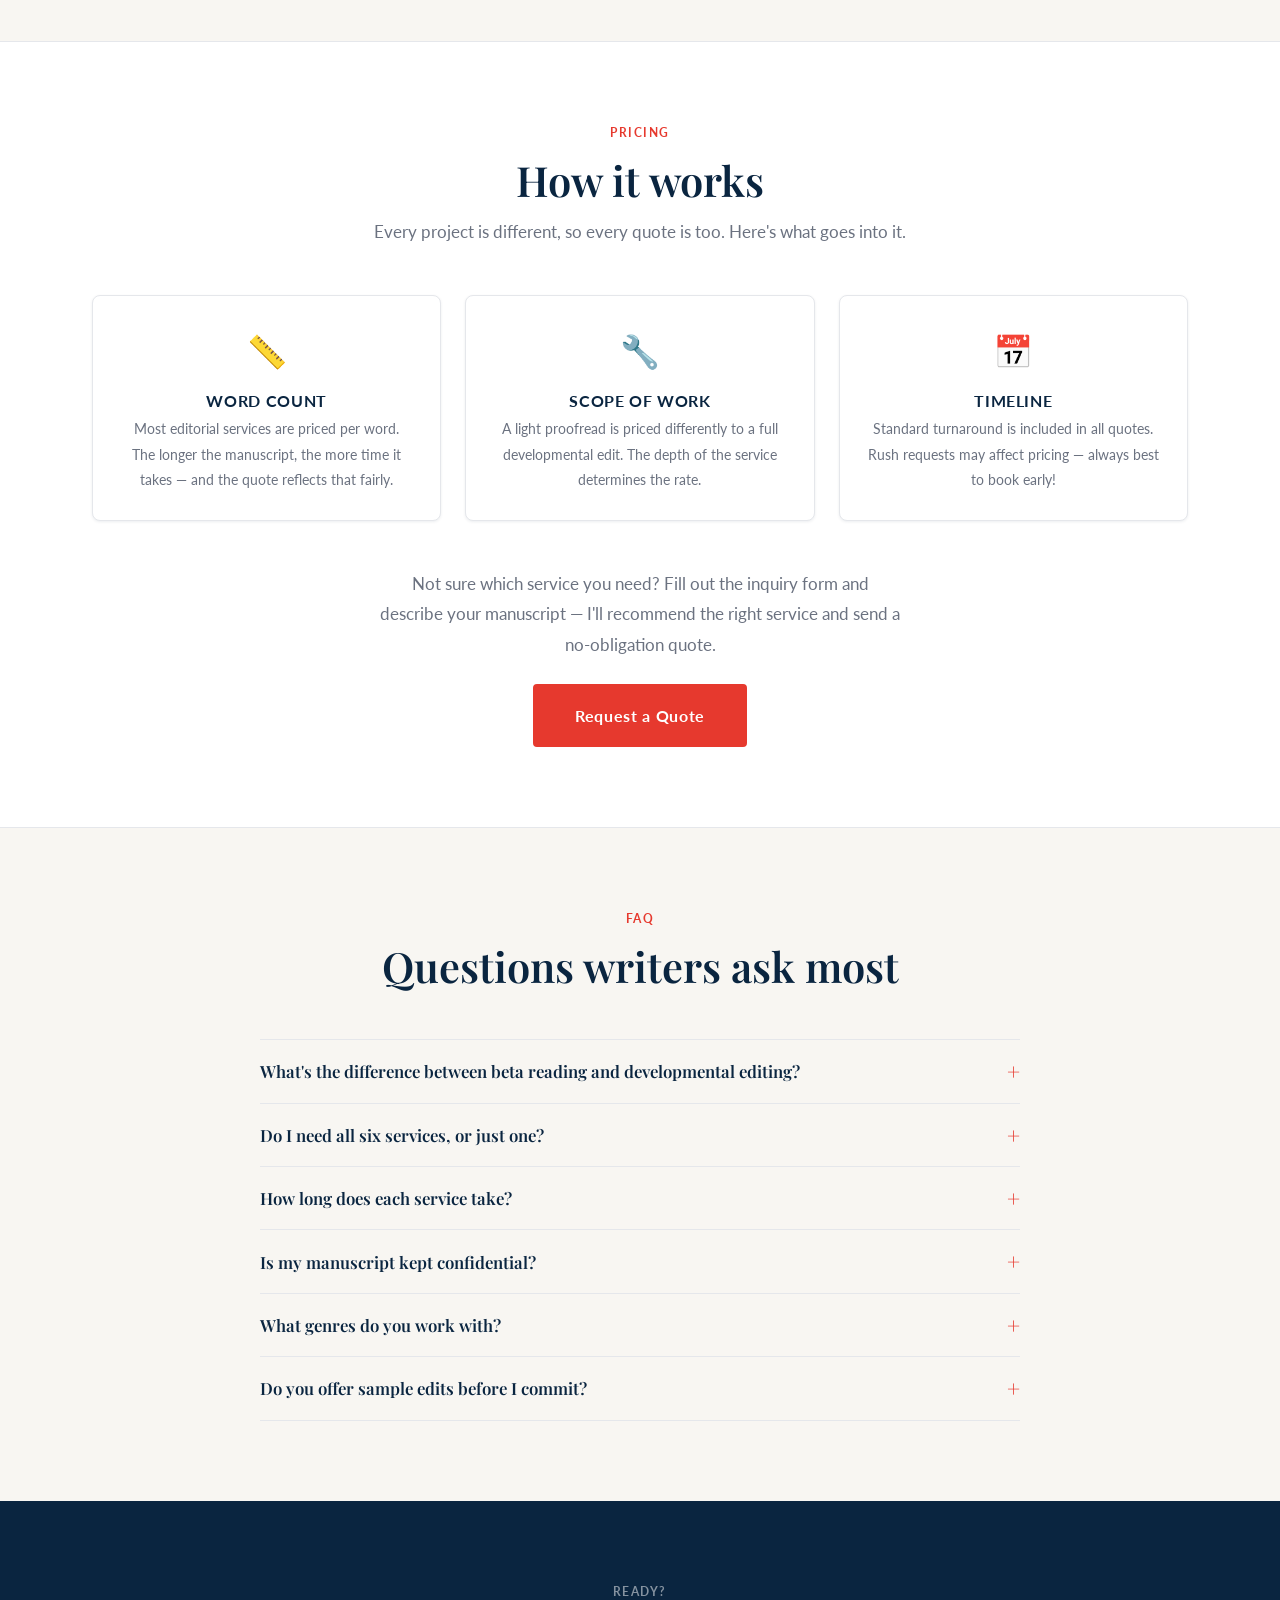
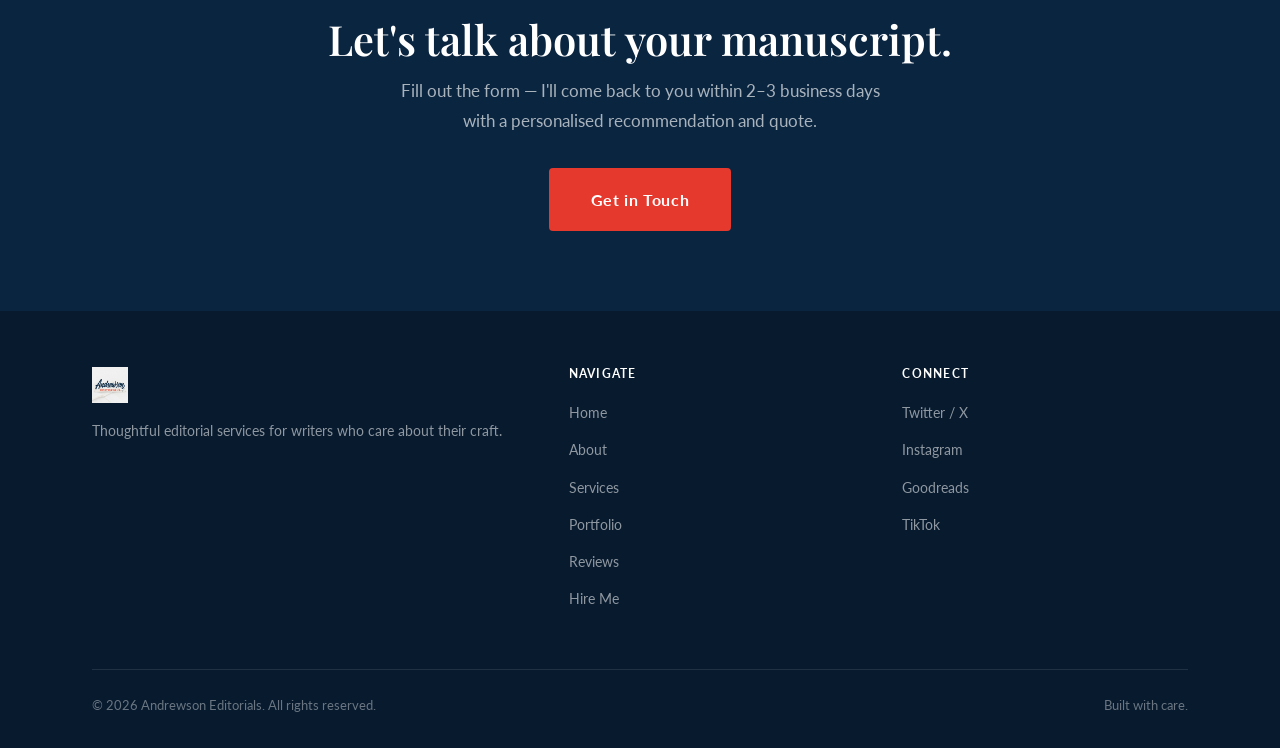
<file: services.html>
<!DOCTYPE html>
<html lang="en">
<head>
    <meta charset="UTF-8" />
    <meta name="viewport" content="width=device-width, initial-scale=1.0" />
    <meta name="description" content="Professional beta reading, developmental editing, line editing, copy editing, proofreading, and formatting services for writers." />
    <link rel="icon" type="image/x-icon" href="favicon.ico" />
    <link rel="icon" type="image/png" sizes="32x32" href="favicon-32x32.png" />
    <title>Services — Andrewson Editorials</title>

    <link rel="stylesheet" href="styles.css" />
    <style>
        /* ── Service detail cards ── */
        .service-detail-card {
            background: var(--white);
            border: 1px solid var(--border);
            border-radius: var(--radius-lg);
            box-shadow: var(--shadow-sm);
            overflow: hidden;
            transition: box-shadow var(--transition), transform var(--transition);
            display: flex;
            flex-direction: column;
        }

            .service-detail-card:hover {
                box-shadow: var(--shadow-md);
                transform: translateY(-4px);
            }

        .service-detail-card__header {
            background: var(--navy);
            padding: 2rem 2rem 1.5rem;
            position: relative;
            overflow: hidden;
        }

            .service-detail-card__header::after {
                content: '';
                position: absolute;
                bottom: 0;
                left: 0;
                right: 0;
                height: 3px;
                background: linear-gradient(90deg, var(--red), transparent);
            }

        .service-detail-card__emoji {
            font-size: 2.25rem;
            display: block;
            margin-bottom: 0.75rem;
        }

        .service-detail-card__header h3 {
            color: var(--white);
            font-size: 1.35rem;
            margin-bottom: 0.3rem;
        }

        .service-detail-card__tagline {
            color: rgba(255,255,255,0.6);
            font-size: 0.85rem;
            font-family: var(--font-body);
        }

        .service-detail-card__body {
            padding: 1.75rem 2rem;
            flex: 1;
            display: flex;
            flex-direction: column;
        }

        .service-detail-card__desc {
            color: var(--body-text);
            font-size: 0.97rem;
            line-height: 1.75;
            margin-bottom: 1.25rem;
        }

        .service-includes {
            list-style: none;
            margin-bottom: 1.5rem;
            flex: 1;
        }

            .service-includes li {
                font-size: 0.88rem;
                color: var(--muted-text);
                padding: 0.3rem 0;
                display: flex;
                align-items: flex-start;
                gap: 0.6rem;
            }

                .service-includes li::before {
                    content: '✓';
                    color: var(--red);
                    font-weight: 700;
                    flex-shrink: 0;
                    margin-top: 0.05rem;
                }

        .service-detail-card__footer {
            border-top: 1px solid var(--border);
            padding: 1.25rem 2rem;
            display: flex;
            align-items: center;
            justify-content: space-between;
            gap: 1rem;
            flex-wrap: wrap;
        }

        .service-price {
            display: flex;
            flex-direction: column;
        }

        .service-price__label {
            font-size: 0.72rem;
            font-weight: 700;
            letter-spacing: 0.08em;
            text-transform: uppercase;
            color: var(--muted-text);
        }

        .service-price__amount {
            font-family: var(--font-display);
            font-size: 1.4rem;
            font-weight: 700;
            color: var(--navy);
        }

        .service-price__note {
            font-size: 0.75rem;
            color: var(--muted-text);
        }

        /* ── How pricing works ── */
        .pricing-info-grid {
            display: grid;
            grid-template-columns: repeat(3, 1fr);
            gap: 1.5rem;
        }

        .pricing-info-card {
            background: var(--white);
            border: 1px solid var(--border);
            border-radius: var(--radius-md);
            padding: 1.75rem;
            text-align: center;
            box-shadow: var(--shadow-sm);
        }

        .pricing-info-card__icon {
            font-size: 2rem;
            margin-bottom: 0.75rem;
            display: block;
        }

        .pricing-info-card h4 {
            font-size: 1rem;
            margin-bottom: 0.4rem;
            color: var(--navy);
        }

        .pricing-info-card p {
            font-size: 0.88rem;
            color: var(--muted-text);
        }

        /* ── FAQ ── */
        .faq-list {
            max-width: 760px;
            margin: 0 auto;
        }

        .faq-item {
            border-bottom: 1px solid var(--border);
        }

            .faq-item:first-child {
                border-top: 1px solid var(--border);
            }

        .faq-question {
            width: 100%;
            background: none;
            border: none;
            text-align: left;
            padding: 1.25rem 0;
            font-family: var(--font-display);
            font-size: 1.05rem;
            font-weight: 600;
            color: var(--navy);
            cursor: pointer;
            display: flex;
            justify-content: space-between;
            align-items: center;
            gap: 1rem;
        }

            .faq-question:hover {
                color: var(--red);
            }

        .faq-toggle {
            font-size: 1.4rem;
            font-weight: 300;
            color: var(--red);
            transition: transform var(--transition);
            flex-shrink: 0;
            line-height: 1;
        }

        .faq-item.open .faq-toggle {
            transform: rotate(45deg);
        }

        .faq-answer {
            display: none;
            padding: 0 0 1.25rem;
            color: var(--muted-text);
            font-size: 0.95rem;
            line-height: 1.75;
        }

        .faq-item.open .faq-answer {
            display: block;
        }

        @media (max-width: 900px) {
            .pricing-info-grid {
                grid-template-columns: 1fr 1fr;
            }
        }

        @media (max-width: 580px) {
            .pricing-info-grid {
                grid-template-columns: 1fr;
            }
        }
    </style>
</head>
<body>

    <!-- ========== NAVIGATION ========== -->
    <nav class="nav" role="navigation" aria-label="Main navigation">
        <div class="nav__inner">
            <a href="index.html" class="nav__logo" aria-label="Andrewson Editorials Home">
                <img src="andrewson.jpg" alt="Andrewson Editorials" />
            </a>
            <ul class="nav__links" id="navLinks" role="list">
                <li><a href="index.html">Home</a></li>
                <li><a href="about.html">About</a></li>
                <li><a href="services.html" class="active">Services</a></li>
                <li><a href="portfolio.html">Portfolio</a></li>
                <li><a href="reviews.html">Reviews</a></li>
                <li><a href="hire-me.html">Hire Me</a></li>
                <li><a href="login.html" class="nav__cta btn btn-primary" style="padding:0.55rem 1.25rem; letter-spacing:0.04em;">Editor Sign In</a></li>
            </ul>
            <button class="nav__hamburger" id="hamburger" aria-label="Toggle menu" aria-expanded="false">
                <span></span><span></span><span></span>
            </button>
        </div>
    </nav>

    <!-- ========== PAGE HERO ========== -->
    <section class="page-hero">
        <div class="container">
            <div class="hero__eyebrow animate-fade-up">
                <span class="hero__eyebrow-line"></span>
                <span>What I Offer</span>
            </div>
            <h1 class="animate-fade-up animate-delay-1">Services</h1>
            <p class="lead animate-fade-up animate-delay-2">
                Six services, one goal — helping your manuscript become everything it's
                capable of being. Every project is quoted individually based on word count,
                scope, and timeline.
            </p>
        </div>
    </section>

    <hr class="divider--red" />

    <!-- ========== SERVICE CARDS ========== -->
    <section class="section section--cream">
        <div class="container">
            <div class="grid-3">

                <!-- 1. Beta Reading -->
                <div class="service-detail-card">
                    <div class="service-detail-card__header">
                        <span class="service-detail-card__emoji">📖</span>
                        <h3>Beta Reading</h3>
                        <span class="service-detail-card__tagline">The full reader experience</span>
                    </div>
                    <div class="service-detail-card__body">
                        <p class="service-detail-card__desc">
                            I read your manuscript cover to cover as an engaged reader and report
                            back on everything — what worked, what didn't, and why. Ideal for
                            writers who want an honest reader's perspective before querying or publishing.
                        </p>
                        <ul class="service-includes">
                            <li>Full manuscript read-through</li>
                            <li>Detailed reader report (pacing, plot, character, world-building)</li>
                            <li>Emotional resonance & engagement notes</li>
                            <li>Plot hole & continuity flags</li>
                            <li>Overall impression & recommendations</li>
                        </ul>
                    </div>
                    <div class="service-detail-card__footer">
                        <div class="service-price">
                            <span class="service-price__label">Starting from</span>
                            <!-- PLACEHOLDER: Replace with real rate -->
                            <span class="service-price__amount">Custom quote</span>
                            <span class="service-price__note">Based on word count</span>
                        </div>
                        <a href="hire-me.html" class="btn btn-primary">Get a Quote</a>
                    </div>
                </div>

                <!-- 2. Developmental Editing -->
                <div class="service-detail-card">
                    <div class="service-detail-card__header">
                        <span class="service-detail-card__emoji">✏️</span>
                        <h3>Developmental Editing</h3>
                        <span class="service-detail-card__tagline">Big-picture structure & story</span>
                    </div>
                    <div class="service-detail-card__body">
                        <p class="service-detail-card__desc">
                            A deep structural edit that examines the foundations of your story.
                            Best for manuscripts that are complete but need significant reworking
                            of plot, character, or narrative architecture.
                        </p>
                        <ul class="service-includes">
                            <li>Story structure & arc analysis</li>
                            <li>Character motivation & development</li>
                            <li>Theme & subtext evaluation</li>
                            <li>Pacing & chapter-by-chapter notes</li>
                            <li>Comprehensive editorial letter</li>
                        </ul>
                    </div>
                    <div class="service-detail-card__footer">
                        <div class="service-price">
                            <span class="service-price__label">Starting from</span>
                            <span class="service-price__amount">Custom quote</span>
                            <span class="service-price__note">Based on word count</span>
                        </div>
                        <a href="hire-me.html" class="btn btn-primary">Get a Quote</a>
                    </div>
                </div>

                <!-- 3. Line Editing -->
                <div class="service-detail-card">
                    <div class="service-detail-card__header">
                        <span class="service-detail-card__emoji">🔍</span>
                        <h3>Line Editing</h3>
                        <span class="service-detail-card__tagline">Voice, clarity & style</span>
                    </div>
                    <div class="service-detail-card__body">
                        <p class="service-detail-card__desc">
                            A sentence-level pass that sharpens your prose while preserving your
                            unique voice. Ideal for manuscripts with a solid structure that need
                            their writing lifted to the next level.
                        </p>
                        <ul class="service-includes">
                            <li>Sentence clarity & rhythm</li>
                            <li>Voice consistency throughout</li>
                            <li>Show vs. tell guidance</li>
                            <li>Dialogue & exposition balance</li>
                            <li>Word-level precision notes</li>
                        </ul>
                    </div>
                    <div class="service-detail-card__footer">
                        <div class="service-price">
                            <span class="service-price__label">Starting from</span>
                            <span class="service-price__amount">Custom quote</span>
                            <span class="service-price__note">Based on word count</span>
                        </div>
                        <a href="hire-me.html" class="btn btn-primary">Get a Quote</a>
                    </div>
                </div>

                <!-- 4. Copy Editing -->
                <div class="service-detail-card">
                    <div class="service-detail-card__header">
                        <span class="service-detail-card__emoji">✂️</span>
                        <h3>Copy Editing</h3>
                        <span class="service-detail-card__tagline">Grammar, consistency & accuracy</span>
                    </div>
                    <div class="service-detail-card__body">
                        <p class="service-detail-card__desc">
                            The technical layer that makes your manuscript airtight. A thorough
                            copy edit catches grammatical errors, inconsistencies, and unclear
                            passages before they reach your reader.
                        </p>
                        <ul class="service-includes">
                            <li>Grammar, spelling & punctuation</li>
                            <li>Style & tense consistency</li>
                            <li>Character name & detail continuity</li>
                            <li>Sentence structure & syntax</li>
                            <li>Fact & logic checks</li>
                        </ul>
                    </div>
                    <div class="service-detail-card__footer">
                        <div class="service-price">
                            <span class="service-price__label">Starting from</span>
                            <span class="service-price__amount">Custom quote</span>
                            <span class="service-price__note">Based on word count</span>
                        </div>
                        <a href="hire-me.html" class="btn btn-primary">Get a Quote</a>
                    </div>
                </div>

                <!-- 5. Proofreading -->
                <div class="service-detail-card">
                    <div class="service-detail-card__header">
                        <span class="service-detail-card__emoji">🧐</span>
                        <h3>Proofreading</h3>
                        <span class="service-detail-card__tagline">The final pre-publication pass</span>
                    </div>
                    <div class="service-detail-card__body">
                        <p class="service-detail-card__desc">
                            Your last line of defence before the world sees your work. A proofread
                            catches anything that slipped through earlier edits — typos, formatting
                            quirks, repeated words, and final polish.
                        </p>
                        <ul class="service-includes">
                            <li>Typo & spelling corrections</li>
                            <li>Punctuation & spacing errors</li>
                            <li>Repeated word & phrase flags</li>
                            <li>Formatting inconsistencies</li>
                            <li>Final readiness assessment</li>
                        </ul>
                    </div>
                    <div class="service-detail-card__footer">
                        <div class="service-price">
                            <span class="service-price__label">Starting from</span>
                            <span class="service-price__amount">Custom quote</span>
                            <span class="service-price__note">Based on word count</span>
                        </div>
                        <a href="hire-me.html" class="btn btn-primary">Get a Quote</a>
                    </div>
                </div>

                <!-- 6. Formatting -->
                <div class="service-detail-card">
                    <div class="service-detail-card__header">
                        <span class="service-detail-card__emoji">📐</span>
                        <h3>Formatting</h3>
                        <span class="service-detail-card__tagline">Submission & publication ready</span>
                    </div>
                    <div class="service-detail-card__body">
                        <p class="service-detail-card__desc">
                            Manuscript formatted to industry standards — whether you're sending
                            to literary agents, submitting to publishers, or uploading to a
                            self-publishing platform like KDP or IngramSpark.
                        </p>
                        <ul class="service-includes">
                            <li>Standard manuscript format (SMF)</li>
                            <li>Agent / publisher submission formatting</li>
                            <li>KDP & IngramSpark upload formatting</li>
                            <li>Chapter headers & scene breaks</li>
                            <li>Front & back matter layout</li>
                        </ul>
                    </div>
                    <div class="service-detail-card__footer">
                        <div class="service-price">
                            <span class="service-price__label">Starting from</span>
                            <span class="service-price__amount">Custom quote</span>
                            <span class="service-price__note">Flat project rate</span>
                        </div>
                        <a href="hire-me.html" class="btn btn-primary">Get a Quote</a>
                    </div>
                </div>

                <!--7. Editorial Review/Endorsement-->

                <div class="service-detail-card">
                    <div class="service-detail-card__header">
                        <span class="service-detail-card__emoji">🥳</span>
                        <h3>Editorial Review/Endorsement</h3>
                        <span class="service-detail-card__tagline">Get Reader Reviews on your manuscript</span>
                    </div>
                    <div class="service-detail-card__body">
                        <p class="service-detail-card__desc">
                            Manuscript is reviewed by an experienced editor who provides a detailed report on the manuscript's strengths and weaknesses, along with a quote that can be used for marketing and promotional purposes. Ideal for authors seeking professional feedback and a credible endorsement to boost their book's visibility and credibility in the market.
                        </p>
                        <ul class="service-includes">
                            <li>Comprehensive editorial review</li>
                            <li>Detailed strengths and weaknesses analysis</li>
                            <li>Professional endorsement quote for marketing</li>
                        </ul>
                    </div>
                    <div class="service-detail-card__footer">
                        <div class="service-price">
                            <span class="service-price__label">Starting from</span>
                            <span class="service-price__amount">Custom quote</span>
                            <span class="service-price__note">Flat project rate</span>
                        </div>
                        <a href="hire-me.html" class="btn btn-primary">Get a Quote</a>
                    </div>
                </div>

            </div>
        </div>
    </section>

    <hr class="divider" />

    <!-- ========== HOW PRICING WORKS ========== -->
    <section class="section section--white">
        <div class="container">
            <div class="section-header centered">
                <span class="section-label">Pricing</span>
                <h2>How it works</h2>
                <p>Every project is different, so every quote is too. Here's what goes into it.</p>
            </div>

            <div class="pricing-info-grid">
                <div class="pricing-info-card">
                    <span class="pricing-info-card__icon">📏</span>
                    <h4>Word Count</h4>
                    <p>Most editorial services are priced per word. The longer the manuscript, the more time it takes — and the quote reflects that fairly.</p>
                </div>
                <div class="pricing-info-card">
                    <span class="pricing-info-card__icon">🔧</span>
                    <h4>Scope of Work</h4>
                    <p>A light proofread is priced differently to a full developmental edit. The depth of the service determines the rate.</p>
                </div>
                <div class="pricing-info-card">
                    <span class="pricing-info-card__icon">📅</span>
                    <h4>Timeline</h4>
                    <p>Standard turnaround is included in all quotes. Rush requests may affect pricing — always best to book early!</p>
                </div>
            </div>

            <div class="text-center mt-5">
                <p style="color:var(--muted-text); margin-bottom:1.5rem; max-width:520px; margin-left:auto; margin-right:auto;">
                    Not sure which service you need? Fill out the inquiry form and describe
                    your manuscript — I'll recommend the right service and send a no-obligation quote.
                </p>
                <a href="hire-me.html" class="btn btn-primary btn-lg">Request a Quote</a>
            </div>
        </div>
    </section>

    <hr class="divider" />

    <!-- ========== FAQ ========== -->
    <section class="section section--cream">
        <div class="container">
            <div class="section-header centered">
                <span class="section-label">FAQ</span>
                <h2>Questions writers ask most</h2>
            </div>

            <div class="faq-list">

                <div class="faq-item">
                    <button class="faq-question">
                        What's the difference between beta reading and developmental editing?
                        <span class="faq-toggle">+</span>
                    </button>
                    <div class="faq-answer">
                        Beta reading gives you a reader's honest experience of your manuscript — what worked emotionally,
                        what confused them, where they got bored. Developmental editing goes deeper: it diagnoses
                        structural problems and offers specific, actionable suggestions for how to fix them.
                        Think of beta reading as the diagnosis and developmental editing as the treatment plan.
                    </div>
                </div>

                <div class="faq-item">
                    <button class="faq-question">
                        Do I need all six services, or just one?
                        <span class="faq-toggle">+</span>
                    </button>
                    <div class="faq-answer">
                        Most manuscripts only need one or two services depending on where they are in the writing process.
                        Early drafts benefit most from beta reading or developmental editing. Later drafts benefit from
                        line editing and copy editing. Proofreading and formatting come right at the end. When you fill
                        out the inquiry form, I'll recommend the right fit based on your manuscript's stage.
                    </div>
                </div>

                <div class="faq-item">
                    <button class="faq-question">
                        How long does each service take?
                        <span class="faq-toggle">+</span>
                    </button>
                    <div class="faq-answer">
                        Turnaround times vary by manuscript length and current workload. As a general guide:
                        beta reads typically take 2–4 weeks; developmental edits 3–5 weeks; line and copy edits 2–4 weeks;
                        proofreads and formatting 1–2 weeks. I'll give you a firm timeline estimate in your quote.
                    </div>
                </div>

                <div class="faq-item">
                    <button class="faq-question">
                        Is my manuscript kept confidential?
                        <span class="faq-toggle">+</span>
                    </button>
                    <div class="faq-answer">
                        Absolutely. Your manuscript is only ever seen by me, and I treat every project with
                        complete confidentiality. I'm happy to sign an NDA before we begin if that gives you
                        additional peace of mind.
                    </div>
                </div>

                <div class="faq-item">
                    <button class="faq-question">
                        What genres do you work with?
                        <span class="faq-toggle">+</span>
                    </button>
                    <div class="faq-answer">
                        I work across most fiction genres including fantasy, science fiction, YA, literary fiction,
                        romance, thriller, horror, contemporary fiction, mystery, and new adult. If your genre
                        isn't listed, reach out anyway — I may still be a good fit.
                    </div>
                </div>

                <div class="faq-item">
                    <button class="faq-question">
                        Do you offer sample edits before I commit?
                        <span class="faq-toggle">+</span>
                    </button>
                    <div class="faq-answer">
                        Yes! For larger projects I'm happy to do a sample edit of the first chapter or first
                        1,000 words so you can see my style and approach before committing. Just mention this
                        when you fill out the inquiry form.
                    </div>
                </div>

            </div>
        </div>
    </section>

    <!-- ========== CTA ========== -->
    <section class="section section--navy">
        <div class="container text-center">
            <span class="section-label" style="color:rgba(255,255,255,0.5);">Ready?</span>
            <h2 style="color:var(--white); margin-bottom:0.75rem;">Let's talk about your manuscript.</h2>
            <p style="color:rgba(255,255,255,0.65); max-width:480px; margin:0 auto 2rem;">
                Fill out the form — I'll come back to you within 2–3 business days with a
                personalised recommendation and quote.
            </p>
            <a href="hire-me.html" class="btn btn-primary btn-lg">Get in Touch</a>
        </div>
    </section>

    <!-- ========== FOOTER ========== -->
    <footer class="footer">
        <div class="container">
            <div class="footer__inner">
                <div class="footer__brand">
                    <img src="andrewson.jpg" alt="Andrewson Editorials" />
                    <p>Thoughtful editorial services for writers who care about their craft.</p>
                </div>
                <div class="footer__col">
                    <h5>Navigate</h5>
                    <ul>
                        <li><a href="index.html">Home</a></li>
                        <li><a href="about.html">About</a></li>
                        <li><a href="services.html">Services</a></li>
                        <li><a href="portfolio.html">Portfolio</a></li>
                        <li><a href="reviews.html">Reviews</a></li>
                        <li><a href="hire-me.html">Hire Me</a></li>
                    </ul>
                </div>
                <div class="footer__col">
                    <h5>Connect</h5>
                    <ul>
                        <li><a href="https://x.com/editorial_buddy" target="_blank" rel="noopener">Twitter / X</a></li>
                        <li><a href="#" target="_blank" rel="noopener">Instagram</a></li>
                        <li><a href="https://goodreads.com/andrewsoneditorial" target="_blank" rel="noopener">Goodreads</a></li>
                        <li><a href="https://www.tiktok.com/@andrewsoneditorials" target="_blank" rel="noopener">TikTok</a></li>
                    </ul>
                </div>
            </div>
            <div class="footer__bottom">
                <span>&copy; <span id="year"></span> Andrewson Editorials. All rights reserved.</span>
                <span>Built with care.</span>
            </div>
        </div>
    </footer>

    <script src="script.js"></script>
    <script>
    // FAQ accordion
    document.querySelectorAll('.faq-question').forEach(btn => {
      btn.addEventListener('click', () => {
        const item = btn.closest('.faq-item');
        const isOpen = item.classList.contains('open');
        document.querySelectorAll('.faq-item').forEach(i => i.classList.remove('open'));
        if (!isOpen) item.classList.add('open');
      });
    });
    </script>
</body>
</html>
</file>
<file: styles.css>
/* ============================================
   ANDREWSON EDITORIALS — styles.css
   Design System & Global Styles
   ============================================ */

/* --- Google Fonts --- */
@import url('https://fonts.googleapis.com/css2?family=Playfair+Display:ital,wght@0,400;0,600;0,700;1,400;1,600&family=Lato:wght@300;400;700&family=Lato:ital,wght@1,300&display=swap');

/* --- CSS Variables --- */
:root {
    --navy: #0A2540;
    --navy-dark: #071a2e;
    --navy-muted: rgba(10, 37, 64, 0.08);
    --red: #E6392E;
    --red-hover: #c82c23;
    --cream: #F8F6F2;
    --cream-dark: #EDE9E3;
    --white: #FFFFFF;
    --body-text: #1F2937;
    --muted-text: #6B7280;
    --border: #E5E7EB;
    --font-display: 'Playfair Display', Georgia, serif;
    --font-body: 'Lato', 'Helvetica Neue', sans-serif;
    --shadow-sm: 0 1px 3px rgba(10, 37, 64, 0.08);
    --shadow-md: 0 4px 16px rgba(10, 37, 64, 0.12);
    --shadow-lg: 0 12px 40px rgba(10, 37, 64, 0.16);
    --radius-sm: 4px;
    --radius-md: 8px;
    --radius-lg: 16px;
    --max-width: 1160px;
    --nav-height: 72px;
    --transition: 0.25s ease;
}

/* --- Reset & Base --- */
*, *::before, *::after {
    box-sizing: border-box;
    margin: 0;
    padding: 0;
}

html {
    font-size: 16px;
    scroll-behavior: smooth;
    -webkit-font-smoothing: antialiased;
}

body {
    font-family: var(--font-body);
    color: var(--body-text);
    background-color: var(--cream);
    line-height: 1.7;
}

img {
    max-width: 100%;
    display: block;
}

a {
    color: inherit;
    text-decoration: none;
}

ul {
    list-style: none;
}

/* --- Typography --- */
h1, h2, h3, h4, h5 {
    font-family: var(--font-display);
    color: var(--navy);
    line-height: 1.2;
}

h1 {
    font-size: clamp(2.2rem, 5vw, 3.6rem);
    font-weight: 700;
}

h2 {
    font-size: clamp(1.8rem, 3.5vw, 2.6rem);
    font-weight: 600;
}

h3 {
    font-size: clamp(1.3rem, 2.5vw, 1.8rem);
    font-weight: 600;
}

h4 {
    font-size: 1.15rem;
    font-weight: 700;
    font-family: var(--font-body);
    letter-spacing: 0.04em;
    text-transform: uppercase;
}

p {
    font-size: 1.05rem;
    line-height: 1.8;
    color: var(--body-text);
}

.lead {
    font-size: 1.2rem;
    font-weight: 300;
    line-height: 1.75;
    color: var(--body-text);
}

.section-label {
    font-family: var(--font-body);
    font-size: 0.78rem;
    font-weight: 700;
    letter-spacing: 0.12em;
    text-transform: uppercase;
    color: var(--red);
    display: block;
    margin-bottom: 0.75rem;
}

/* --- Layout Utilities --- */
.container {
    width: 100%;
    max-width: var(--max-width);
    margin: 0 auto;
    padding: 0 2rem;
}

.section {
    padding: 5rem 0;
}

.section--cream {
    background-color: var(--cream);
}

.section--white {
    background-color: var(--white);
}

.section--navy {
    background-color: var(--navy);
}

.grid-2 {
    display: grid;
    grid-template-columns: 1fr 1fr;
    gap: 2.5rem;
}

.grid-3 {
    display: grid;
    grid-template-columns: repeat(3, 1fr);
    gap: 2rem;
}

.text-center {
    text-align: center;
}

.mt-1 {
    margin-top: 0.5rem;
}

.mt-2 {
    margin-top: 1rem;
}

.mt-3 {
    margin-top: 1.5rem;
}

.mt-4 {
    margin-top: 2rem;
}

.mt-5 {
    margin-top: 3rem;
}

/* --- Buttons --- */
.btn {
    display: inline-flex;
    align-items: center;
    gap: 0.5rem;
    font-family: var(--font-body);
    font-size: 0.95rem;
    font-weight: 700;
    letter-spacing: 0.04em;
    padding: 0.8rem 2rem;
    border-radius: var(--radius-sm);
    border: 2px solid transparent;
    cursor: pointer;
    transition: background var(--transition), color var(--transition), border-color var(--transition), transform var(--transition), box-shadow var(--transition);
    text-decoration: none;
}

    .btn:hover {
        transform: translateY(-2px);
        box-shadow: var(--shadow-md);
    }

    .btn:active {
        transform: translateY(0);
    }

.btn-primary {
    background-color: var(--red);
    color: var(--white);
    border-color: var(--red);
}

    .btn-primary:hover {
        background-color: var(--red-hover);
        border-color: var(--red-hover);
    }

.btn-outline {
    background-color: transparent;
    color: var(--navy);
    border-color: var(--navy);
}

    .btn-outline:hover {
        background-color: var(--navy);
        color: var(--white);
    }

.btn-outline-white {
    background-color: transparent;
    color: var(--white);
    border-color: var(--white);
}

    .btn-outline-white:hover {
        background-color: var(--white);
        color: var(--navy);
    }

.btn-lg {
    padding: 1rem 2.5rem;
    font-size: 1rem;
}

/* --- Navigation --- */
.nav {
    position: sticky;
    top: 0;
    z-index: 100;
    background-color: var(--navy);
    height: var(--nav-height);
    display: flex;
    align-items: center;
    box-shadow: 0 2px 12px rgba(0,0,0,0.18);
}

.nav__inner {
    display: flex;
    align-items: center;
    justify-content: space-between;
    width: 100%;
    max-width: var(--max-width);
    margin: 0 auto;
    padding: 0 2rem;
}

.nav__logo img {
    height: 40px;
    width: auto;
}

.nav__links {
    display: flex;
    align-items: center;
    gap: 2.5rem;
}

    .nav__links a {
        color: rgba(255, 255, 255, 0.82);
        font-family: var(--font-body);
        font-size: 0.9rem;
        font-weight: 700;
        letter-spacing: 0.06em;
        text-transform: uppercase;
        transition: color var(--transition);
        position: relative;
        padding-bottom: 4px;
    }

        .nav__links a::after {
            content: '';
            position: absolute;
            bottom: 0;
            left: 0;
            width: 0;
            height: 2px;
            background-color: var(--red);
            transition: width var(--transition);
        }

        .nav__links a:hover,
        .nav__links a.active {
            color: var(--white);
        }

            .nav__links a:hover::after,
            .nav__links a.active::after {
                width: 100%;
            }

.nav__cta {
    margin-left: 1rem;
}

/* Hamburger (mobile) */
.nav__hamburger {
    display: none;
    flex-direction: column;
    gap: 5px;
    background: none;
    border: none;
    cursor: pointer;
    padding: 0.5rem;
}

    .nav__hamburger span {
        display: block;
        width: 24px;
        height: 2px;
        background-color: var(--white);
        border-radius: 2px;
        transition: transform var(--transition), opacity var(--transition);
    }

/* --- Hero --- */
.hero {
    background-color: var(--cream);
    padding: 7rem 0 5rem;
    position: relative;
    overflow: hidden;
}

    .hero::before {
        content: '';
        position: absolute;
        top: -100px;
        right: -100px;
        width: 500px;
        height: 500px;
        border-radius: 50%;
        background: radial-gradient(circle, rgba(230, 57, 46, 0.06) 0%, transparent 70%);
        pointer-events: none;
    }

.hero__inner {
    display: grid;
    grid-template-columns: 1fr 1fr;
    gap: 4rem;
    align-items: center;
}

.hero__eyebrow {
    display: flex;
    align-items: center;
    gap: 0.75rem;
    margin-bottom: 1.25rem;
}

.hero__eyebrow-line {
    display: block;
    width: 36px;
    height: 2px;
    background-color: var(--red);
}

.hero__eyebrow span {
    font-size: 0.8rem;
    font-weight: 700;
    letter-spacing: 0.12em;
    text-transform: uppercase;
    color: var(--red);
}

.hero h1 {
    margin-bottom: 1.25rem;
}

    .hero h1 em {
        font-style: italic;
        color: var(--red);
    }

.hero__actions {
    display: flex;
    gap: 1rem;
    flex-wrap: wrap;
    margin-top: 2rem;
}

.hero__image {
    display: flex;
    justify-content: center;
    align-items: center;
}

.hero__logo-card {
    background: var(--white);
    border-radius: var(--radius-lg);
    padding: 3rem;
    box-shadow: var(--shadow-lg);
    border: 1px solid var(--border);
    display: flex;
    justify-content: center;
    align-items: center;
    width: 100%;
    max-width: 420px;
    aspect-ratio: 1;
    position: relative;
    overflow: hidden;
}

    .hero__logo-card::after {
        content: '';
        position: absolute;
        bottom: 0;
        left: 0;
        right: 0;
        height: 4px;
        background: linear-gradient(90deg, var(--navy), var(--red));
    }

    .hero__logo-card img {
        width: 90%;
        object-fit: contain;
    }

/* --- Divider --- */
.divider {
    border: none;
    border-top: 1px solid var(--border);
    margin: 0;
}

.divider--red {
    height: 4px;
    background: linear-gradient(90deg, var(--navy) 0%, var(--red) 100%);
    border: none;
}

/* --- Cards --- */
.card {
    background: var(--white);
    border: 1px solid var(--border);
    border-radius: var(--radius-md);
    padding: 2rem;
    box-shadow: var(--shadow-sm);
    transition: box-shadow var(--transition), transform var(--transition);
}

    .card:hover {
        box-shadow: var(--shadow-md);
        transform: translateY(-3px);
    }

.card__icon {
    width: 48px;
    height: 48px;
    background-color: var(--navy-muted);
    border-radius: var(--radius-sm);
    display: flex;
    align-items: center;
    justify-content: center;
    margin-bottom: 1.25rem;
    font-size: 1.4rem;
}

/* --- Section Header --- */
.section-header {
    margin-bottom: 3rem;
}

    .section-header.centered {
        text-align: center;
        max-width: 620px;
        margin-left: auto;
        margin-right: auto;
    }

    .section-header p {
        margin-top: 0.75rem;
        color: var(--muted-text);
    }

/* --- Social Links --- */
.social-links {
    display: flex;
    gap: 1rem;
    flex-wrap: wrap;
    align-items: center;
}

.social-link {
    display: inline-flex;
    align-items: center;
    gap: 0.5rem;
    padding: 0.5rem 1.1rem;
    border: 1.5px solid var(--border);
    border-radius: 100px;
    font-size: 0.88rem;
    font-weight: 700;
    color: var(--navy);
    background: var(--white);
    transition: border-color var(--transition), background var(--transition), color var(--transition), transform var(--transition);
    font-family: var(--font-body);
}

    .social-link:hover {
        border-color: var(--navy);
        background: var(--navy);
        color: var(--white);
        transform: translateY(-2px);
    }

    .social-link svg {
        width: 16px;
        height: 16px;
        flex-shrink: 0;
    }

/* --- Review Cards --- */
.review-card {
    background: var(--white);
    border: 1px solid var(--border);
    border-radius: var(--radius-md);
    padding: 2rem;
    box-shadow: var(--shadow-sm);
    position: relative;
}

    .review-card::before {
        content: '\201C';
        font-family: var(--font-display);
        font-size: 5rem;
        color: var(--red);
        opacity: 0.15;
        position: absolute;
        top: 0.5rem;
        left: 1.25rem;
        line-height: 1;
    }

.review-card__text {
    font-family: var(--font-display);
    font-style: italic;
    font-size: 1.05rem;
    line-height: 1.7;
    color: var(--body-text);
    margin-top: 1rem;
}

.review-card__author {
    margin-top: 1.25rem;
    display: flex;
    align-items: center;
    gap: 0.75rem;
}

.review-card__author-initial {
    width: 38px;
    height: 38px;
    border-radius: 50%;
    background-color: var(--navy);
    color: var(--white);
    display: flex;
    align-items: center;
    justify-content: center;
    font-weight: 700;
    font-size: 0.9rem;
    flex-shrink: 0;
}

.review-card__author-info strong {
    display: block;
    font-size: 0.9rem;
    font-weight: 700;
    color: var(--navy);
}

.review-card__author-info span {
    font-size: 0.82rem;
    color: var(--muted-text);
}

.review-stars {
    color: var(--red);
    font-size: 0.85rem;
    letter-spacing: 2px;
    margin-top: 0.25rem;
}

/* --- Star Rating (forms) --- */
.star-rating {
    display: flex;
    gap: 0.25rem;
    flex-direction: row-reverse;
    justify-content: flex-end;
}

    .star-rating input {
        display: none;
    }

    .star-rating label {
        font-size: 2rem;
        color: var(--border);
        cursor: pointer;
        transition: color var(--transition);
    }

        .star-rating input:checked ~ label,
        .star-rating label:hover,
        .star-rating label:hover ~ label {
            color: var(--red);
        }

/* --- Forms --- */
.form-group {
    margin-bottom: 1.5rem;
}

.form-label {
    display: block;
    font-size: 0.88rem;
    font-weight: 700;
    letter-spacing: 0.04em;
    text-transform: uppercase;
    color: var(--navy);
    margin-bottom: 0.5rem;
}

.form-input,
.form-textarea,
.form-select {
    width: 100%;
    padding: 0.75rem 1rem;
    font-family: var(--font-body);
    font-size: 1rem;
    color: var(--body-text);
    background-color: var(--white);
    border: 1.5px solid var(--border);
    border-radius: var(--radius-sm);
    outline: none;
    transition: border-color var(--transition), box-shadow var(--transition);
}

    .form-input:focus,
    .form-textarea:focus,
    .form-select:focus {
        border-color: var(--navy);
        box-shadow: 0 0 0 3px rgba(10, 37, 64, 0.1);
    }

.form-textarea {
    min-height: 140px;
    resize: vertical;
}

/* --- Dashboard / Admin --- */
.dash-sidebar {
    width: 240px;
    flex-shrink: 0;
    background: var(--navy);
    min-height: calc(100vh - var(--nav-height));
    padding: 2rem 0;
}

.dash-sidebar__logo {
    padding: 0 1.5rem 1.5rem;
    border-bottom: 1px solid rgba(255,255,255,0.1);
    margin-bottom: 1.5rem;
}

    .dash-sidebar__logo img {
        height: 32px;
    }

.dash-nav-item {
    display: flex;
    align-items: center;
    gap: 0.75rem;
    padding: 0.75rem 1.5rem;
    font-size: 0.9rem;
    font-weight: 700;
    color: rgba(255,255,255,0.65);
    letter-spacing: 0.04em;
    text-transform: uppercase;
    transition: color var(--transition), background var(--transition);
    cursor: pointer;
}

    .dash-nav-item:hover,
    .dash-nav-item.active {
        color: var(--white);
        background: rgba(255,255,255,0.08);
    }

    .dash-nav-item.active {
        border-left: 3px solid var(--red);
    }

.dash-content {
    flex: 1;
    padding: 2.5rem;
    background: var(--cream);
}

.dash-layout {
    display: flex;
    min-height: calc(100vh - var(--nav-height));
}

.badge {
    display: inline-flex;
    align-items: center;
    padding: 0.2rem 0.65rem;
    border-radius: 100px;
    font-size: 0.75rem;
    font-weight: 700;
    letter-spacing: 0.04em;
    text-transform: uppercase;
}

.badge-pending {
    background: rgba(230, 57, 46, 0.1);
    color: var(--red);
}

.badge-approved {
    background: rgba(10, 37, 64, 0.08);
    color: var(--navy);
}

/* --- Footer --- */
.footer {
    background-color: var(--navy-dark);
    color: rgba(255, 255, 255, 0.7);
    padding: 3.5rem 0 2rem;
}

.footer__inner {
    display: grid;
    grid-template-columns: 1.5fr 1fr 1fr;
    gap: 3rem;
    margin-bottom: 3rem;
}

.footer__brand img {
    height: 36px;
    margin-bottom: 1rem;
}

.footer__brand p {
    font-size: 0.9rem;
    color: rgba(255,255,255,0.55);
    line-height: 1.7;
}

.footer__col h5 {
    color: var(--white);
    font-family: var(--font-body);
    font-size: 0.78rem;
    font-weight: 700;
    letter-spacing: 0.1em;
    text-transform: uppercase;
    margin-bottom: 1rem;
}

.footer__col ul li {
    margin-bottom: 0.6rem;
}

    .footer__col ul li a {
        font-size: 0.9rem;
        color: rgba(255,255,255,0.55);
        transition: color var(--transition);
    }

        .footer__col ul li a:hover {
            color: var(--white);
        }

.footer__bottom {
    border-top: 1px solid rgba(255,255,255,0.1);
    padding-top: 1.5rem;
    display: flex;
    justify-content: space-between;
    align-items: center;
    font-size: 0.82rem;
    color: rgba(255,255,255,0.4);
}

/* --- Animations --- */
@keyframes fadeUp {
    from {
        opacity: 0;
        transform: translateY(24px);
    }

    to {
        opacity: 1;
        transform: translateY(0);
    }
}

@keyframes fadeIn {
    from {
        opacity: 0;
    }

    to {
        opacity: 1;
    }
}

.animate-fade-up {
    animation: fadeUp 0.65s ease both;
}

.animate-delay-1 {
    animation-delay: 0.1s;
}

.animate-delay-2 {
    animation-delay: 0.2s;
}

.animate-delay-3 {
    animation-delay: 0.35s;
}

.animate-delay-4 {
    animation-delay: 0.5s;
}

/* --- Responsive --- */
@media (max-width: 900px) {
    .hero__inner,
    .grid-2,
    .footer__inner {
        grid-template-columns: 1fr;
    }

    .hero__image {
        order: -1;
    }

    .hero__logo-card {
        max-width: 280px;
        margin: 0 auto;
        aspect-ratio: unset;
        padding: 2rem;
    }

    .grid-3 {
        grid-template-columns: 1fr 1fr;
    }

    .footer__inner {
        grid-template-columns: 1fr 1fr;
    }
}

@media (max-width: 640px) {
    :root {
        --nav-height: 64px;
    }

    .section {
        padding: 3.5rem 0;
    }

    .nav__links {
        display: none;
        position: absolute;
        top: var(--nav-height);
        left: 0;
        right: 0;
        background: var(--navy);
        flex-direction: column;
        gap: 0;
        padding: 1rem 0 1.5rem;
        box-shadow: var(--shadow-md);
    }

        .nav__links.open {
            display: flex;
        }

        .nav__links a {
            padding: 0.9rem 2rem;
            width: 100%;
            border-bottom: 1px solid rgba(255,255,255,0.06);
        }

            .nav__links a::after {
                display: none;
            }

    .nav__hamburger {
        display: flex;
    }

    .nav__cta {
        display: none;
    }

    .grid-3 {
        grid-template-columns: 1fr;
    }

    .footer__inner {
        grid-template-columns: 1fr;
        gap: 2rem;
    }

    .footer__bottom {
        flex-direction: column;
        gap: 0.5rem;
        text-align: center;
    }

    .dash-layout {
        flex-direction: column;
    }

    .dash-sidebar {
        width: 100%;
        min-height: auto;
    }
}


/* ============================================
   PAGE-SPECIFIC ADDITIONS
   (hire-me, reviews, submit-review)
   ============================================ */

/* --- Page Hero (inner pages) --- */
.page-hero {
    background-color: var(--cream);
    padding: 4rem 0 3rem;
    border-bottom: 1px solid var(--border);
}

    .page-hero h1 {
        margin: 0.5rem 0 1rem;
    }

    .page-hero .lead {
        max-width: 580px;
    }

/* --- Hire Me layout --- */
.hire-layout {
    display: grid;
    grid-template-columns: 340px 1fr;
    gap: 2.5rem;
    align-items: start;
}

.hire-info-card {
    background: var(--white);
    border: 1px solid var(--border);
    border-radius: var(--radius-md);
    padding: 2rem;
    box-shadow: var(--shadow-sm);
}

    .hire-info-card h3 {
        margin-bottom: 1.25rem;
    }

.service-list {
    display: flex;
    flex-direction: column;
    gap: 1rem;
}

.service-item {
    display: flex;
    gap: 0.9rem;
    align-items: flex-start;
    padding-bottom: 1rem;
    border-bottom: 1px solid var(--border);
}

    .service-item:last-child {
        border-bottom: none;
        padding-bottom: 0;
    }

.service-item__icon {
    font-size: 1.25rem;
    flex-shrink: 0;
    margin-top: 0.1rem;
}

.service-item strong {
    display: block;
    font-size: 0.92rem;
    color: var(--navy);
    margin-bottom: 0.15rem;
}

.service-item span {
    font-size: 0.83rem;
    color: var(--muted-text);
    line-height: 1.5;
}

.expect-list {
    display: flex;
    flex-direction: column;
    gap: 0.65rem;
}

    .expect-list li {
        font-size: 0.9rem;
        color: var(--body-text);
    }

.hire-form-header {
    padding: 2rem 2rem 1.5rem;
    border-bottom: 1px solid var(--border);
    background: var(--cream);
}

    .hire-form-header h3 {
        margin-bottom: 0.25rem;
    }

    .hire-form-header p {
        color: var(--muted-text);
        font-size: 0.9rem;
    }

.google-form-placeholder {
    display: flex;
    align-items: center;
    justify-content: center;
    min-height: 360px;
    background: var(--cream);
}

.gform-placeholder-inner {
    text-align: center;
    padding: 2.5rem;
}

/* --- Reviews page stats bar --- */
.stats-bar {
    display: flex;
    align-items: center;
    justify-content: center;
    gap: 0;
}

.stat-item {
    text-align: center;
    padding: 0 3rem;
}

.stat-number {
    display: block;
    font-family: var(--font-display);
    font-size: 2.4rem;
    font-weight: 700;
    color: var(--navy);
    line-height: 1;
}

.stat-label {
    display: block;
    font-size: 0.78rem;
    font-weight: 700;
    letter-spacing: 0.08em;
    text-transform: uppercase;
    color: var(--muted-text);
    margin-top: 0.4rem;
}

.stat-divider {
    width: 1px;
    height: 48px;
    background: var(--border);
    flex-shrink: 0;
}

/* --- Reviews loading / empty states --- */
.reviews-loading {
    text-align: center;
    padding: 4rem;
    color: var(--muted-text);
}

.loading-spinner {
    width: 36px;
    height: 36px;
    border: 3px solid var(--border);
    border-top-color: var(--navy);
    border-radius: 50%;
    animation: spin 0.8s linear infinite;
    margin: 0 auto 1rem;
}

@keyframes spin {
    to {
        transform: rotate(360deg);
    }
}

.reviews-empty {
    text-align: center;
    padding: 4rem;
    color: var(--muted-text);
}

/* --- Responsive: hire-me --- */
@media (max-width: 900px) {
    .hire-layout {
        grid-template-columns: 1fr;
    }

    .stats-bar {
        flex-wrap: wrap;
        gap: 1.5rem;
    }

    .stat-divider {
        display: none;
    }

    .stat-item {
        padding: 0 1.5rem;
    }
}
</file>
